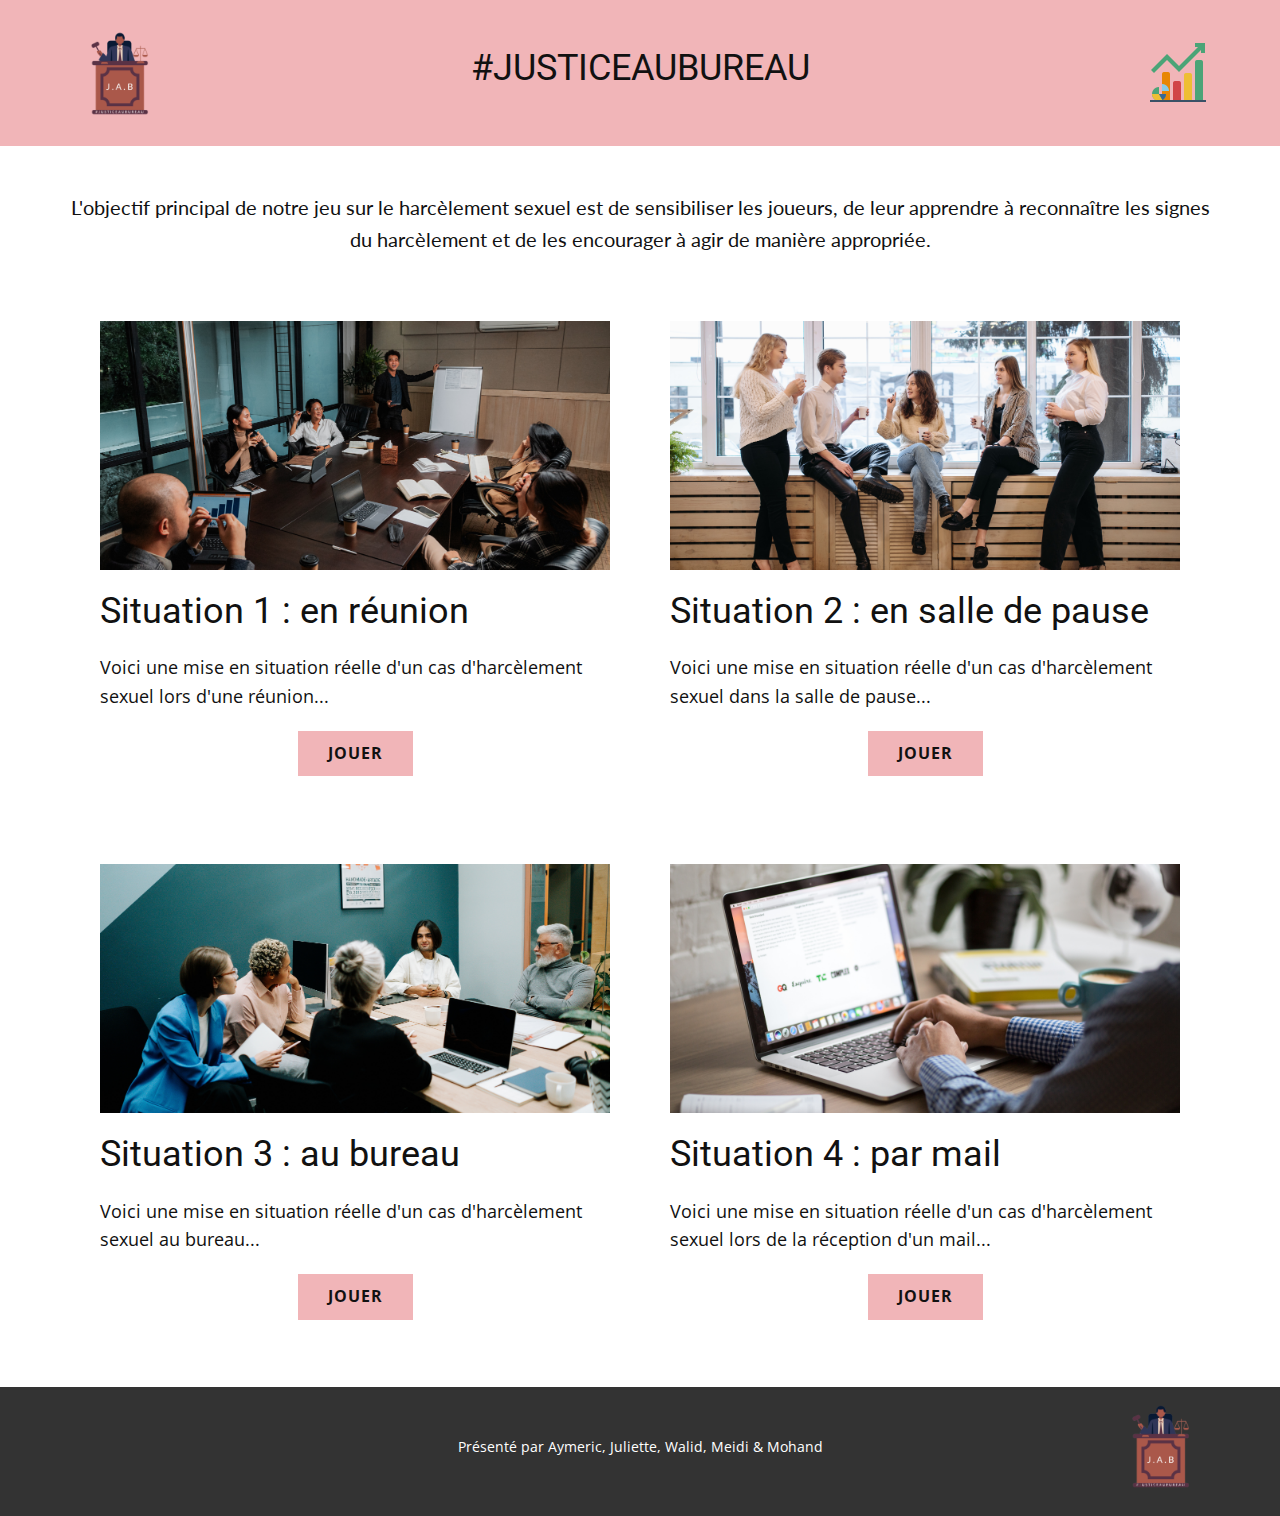
<file: Accueil.html>
<!DOCTYPE html>
<html style="font-size: 16px;" lang="fr"><head>
    <meta name="viewport" content="width=device-width, initial-scale=1.0">
    <meta charset="utf-8">
    <title>Accueil</title>
    <link rel="stylesheet" href="styles.css" media="screen">
    <link rel="stylesheet" href="Accueil.css" media="screen">
    <link rel="icon" href="images/logo.ico">
    <link id="u-theme-google-font" rel="stylesheet" href="https://fonts.googleapis.com/css?family=Roboto:100,100i,300,300i,400,400i,500,500i,700,700i,900,900i|Open+Sans:300,300i,400,400i,500,500i,600,600i,700,700i,800,800i">
    <link id="u-page-google-font" rel="stylesheet" href="https://fonts.googleapis.com/css?family=Lato:100,100i,300,300i,400,400i,700,700i,900,900i">  
    
  <body data-path-to-root="./" class="u-body u-xl-mode" data-lang="fr">
    <header class="u-clearfix u-header u-palette-2-light-2 u-header" id="sec-c173"><div class="u-clearfix u-sheet u-valign-middle u-sheet-1">
        <a href="dashboard.html">
            <img class="u-image u-image-contain u-image-default u-preserve-proportions" src="images/statistiques.png" alt="" data-image-width="500" data-image-height="500" style="position: absolute;top: 40px ; right: 0;">

        </a>
      <h3 class="u-headline u-text u-text-default u-text-1">
          <a>#JUSTICEAUBUREAU</a>
        </h3>
        <a href="Accueil.html">
          <img class="u-image u-image-contain u-image-default u-preserve-proportions u-image-1" src="images/logo.ico" alt="" data-image-width="500" data-image-height="500">
        </a>
        
      </div>
    </header>
    <section class="u-clearfix u-section-1" id="sec-3ba7">
      <div class="u-clearfix u-sheet u-valign-middle u-sheet-1">
        <p class="u-align-center u-custom-font u-font-lato u-text u-text-default u-text-1"> L'objectif principal de notre jeu sur le harcèlement sexuel est de sensibiliser les joueurs, de leur apprendre à reconnaître les signes du harcèlement et de les encourager à agir de manière appropriée.</p>
      </div>
    </section>
    <section class="u-clearfix u-section-2" id="sec-7c35">
      <div class="u-clearfix u-sheet u-sheet-1">
        <div class="u-expanded-width u-list u-list-1">
          <div class="u-repeater u-repeater-1">
            <div class="u-container-style u-list-item u-repeater-item">
              <div class="u-container-layout u-similar-container u-container-layout-1">
                <img alt="" class="u-expanded-width u-image u-image-default u-image-1" data-image-width="1280" data-image-height="720" src="images/1.png">
                <h3 class="u-text u-text-default u-text-1">Situation 1 : en réunion</h3>
                <p class="u-text u-text-2">Voici une mise en situation réelle d'un cas d'harcèlement sexuel lors d'une réunion...</p>
                <a href="Situation1.html" class="u-border-none u-btn u-button-style u-palette-2-light-2 u-btn-1">JOUER</a>
              </div>
            </div>
            <div class="u-container-style u-list-item u-repeater-item">
              <div class="u-container-layout u-similar-container u-container-layout-2">
                <img alt="" class="u-expanded-width u-image u-image-default u-image-2" data-image-width="1280" data-image-height="720" src="images/2.png">
                <h3 class="u-text u-text-default u-text-3">Situation 2 : en salle de pause</h3>
                <p class="u-text u-text-4"> Voici une mise en situation réelle d'un cas d'harcèlement sexuel dans la salle de pause...</p>
                <a href="Situation2.html" class="u-border-none u-btn u-button-style u-palette-2-light-2 u-btn-2">JOUER</a>
              </div>
            </div>
          </div>
        </div>
      </div>
    </section>
    <section class="u-clearfix u-section-3" id="carousel_9fd1">
      <div class="u-clearfix u-sheet u-valign-middle u-sheet-1">
        <div class="u-expanded-width u-list u-list-1">
          <div class="u-repeater u-repeater-1">
            <div class="u-container-style u-list-item u-repeater-item">
              <div class="u-container-layout u-similar-container u-container-layout-1">
                <img alt="" class="u-expanded-width u-image u-image-default u-image-1" data-image-width="1280" data-image-height="720" src="images/4.png">
                <h3 class="u-text u-text-default u-text-1">Situation 3 : au bureau</h3>
                <p class="u-text u-text-2"> Voici une mise en situation réelle d'un cas d'harcèlement sexuel au bureau...</p>
                <a href="Situation3.html" class="u-border-none u-btn u-button-style u-palette-2-light-2 u-btn-1">JOUER</a>
              </div>
            </div>
            <div class="u-container-style u-list-item u-repeater-item">
              <div class="u-container-layout u-similar-container u-container-layout-2">
                <img alt="" class="u-expanded-width u-image u-image-default u-image-2" data-image-width="1280" data-image-height="720" src="images/3.png">
                <h3 class="u-text u-text-default u-text-3">Situation 4 : par mail</h3>
                <p class="u-text u-text-4"> Voici une mise en situation réelle d'un cas d'harcèlement sexuel lors de la réception d'un mail...</p>
                <a href="Situation4.html" class="u-border-none u-btn u-button-style u-palette-2-light-2 u-btn-2">JOUER</a>
              </div>
            </div>
          </div>
        </div>
      </div>
    </section>
    
    <footer class="u-align-center u-clearfix u-footer u-grey-80 u-footer" id="sec-1141"><div class="u-clearfix u-sheet u-sheet-1">
        <p class="u-small-text u-text u-text-variant u-text-1">Présenté par Aymeric, Juliette, Walid, Meidi &amp; Mohand</p>
        <img class="u-image u-image-contain u-image-default u-preserve-proportions u-image-1" src="images/logo.ico" alt="" data-image-width="500" data-image-height="500">
      </div></footer>
  
</body></html>
</file>
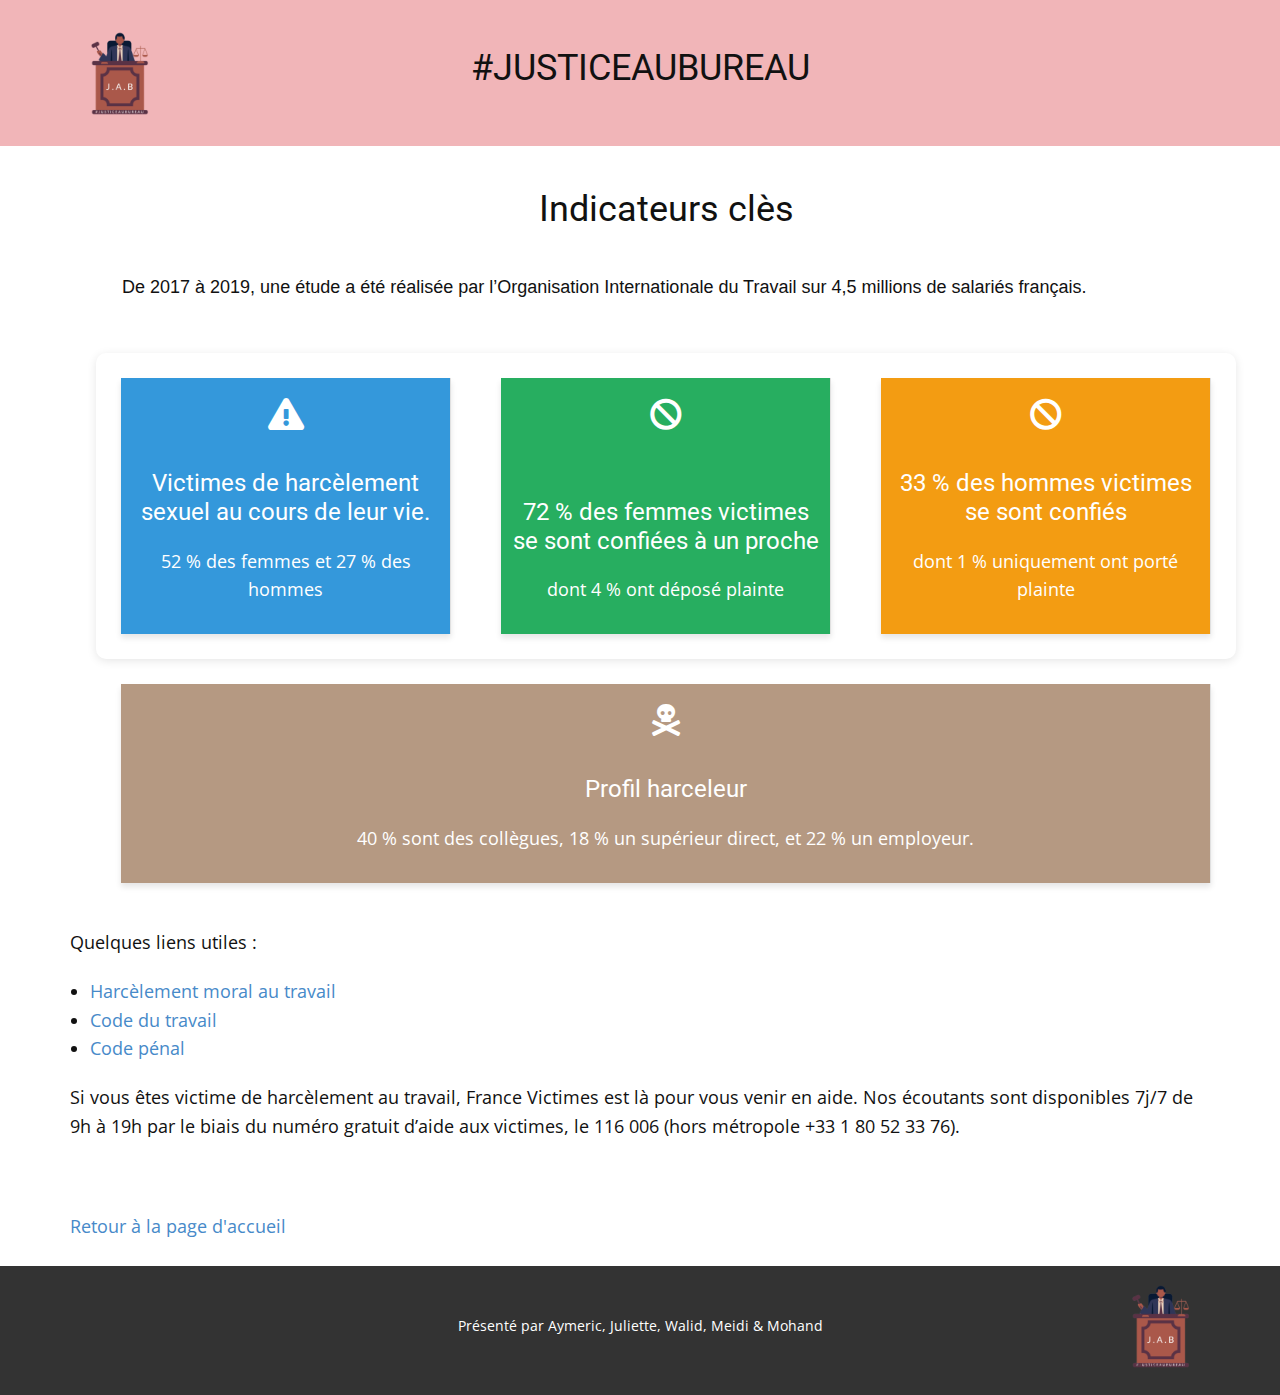
<file: dashboard.html>
<!DOCTYPE html>
<html style="font-size: 16px;" lang="fr"><head>
    <meta name="viewport" content="width=device-width, initial-scale=1.0">
    <meta charset="utf-8">
    <title>Situation 2</title>
    <link rel="stylesheet" href="styles.css" media="screen">
    <link rel="stylesheet" href="situations.css" media="screen">
    <link rel="icon" href="images/logo.ico">
    <link rel="stylesheet" href="https://cdnjs.cloudflare.com/ajax/libs/font-awesome/5.15.3/css/all.min.css">
    <link id="u-theme-google-font" rel="stylesheet" href="https://fonts.googleapis.com/css?family=Roboto:100,100i,300,300i,400,400i,500,500i,700,700i,900,900i|Open+Sans:300,300i,400,400i,500,500i,600,600i,700,700i,800,800i">

  <body data-path-to-root="./" class="u-body u-xl-mode" data-lang="fr"><header class="u-clearfix u-header u-palette-2-light-2 u-header" id="sec-c173"><div class="u-clearfix u-sheet u-valign-middle u-sheet-1">
        <h3 class="u-headline u-text u-text-default u-text-1">
          <a>#JUSTICEAUBUREAU</a>
        </h3>
        <a href="Accueil.html">
          <img class="u-image u-image-contain u-image-default u-preserve-proportions u-image-1" src="images/logo.ico" alt="" data-image-width="500" data-image-height="500">
        </a>

      </div>
    </header>
    
    <section class="u-align-left u-clearfix u-section-2" id="sec-eaa6">
      <div class="u-clearfix u-sheet u-sheet-1">
        <div class="fr-box fr-view u-clearfix u-rich-text u-text u-text-1" role="application">
          <div class="fr-wrapper" dir="auto">
            <div class="fr-element fr-view" dir="auto" aria-disabled="false" spellcheck="true">
                    <h1 style="text-align: center;">
                            <span style="font-size: 2.25rem;">Indicateurs clès</span>
                          </h1>
                          <br>
                <body>
                        <p class="u-align-center u-custom-font u-font-lato u-text u-text-default u-text-1">De 2017 à 2019, une étude a été réalisée par l’Organisation Internationale du Travail sur 4,5 millions de salariés français. </p>
                        <br>
                        <br>
                        <div class="dashboard">
                            <div class="indicator light-blue">
                                    <div class="icon">
                                            <i class="fas fa-exclamation-triangle"></i>
                                        </div>
                                <div class="data">
                                        <h4>Victimes de harcèlement sexuel au cours de leur vie. </h4>
                                        <p class="number">52 % des femmes et 27 % des hommes  </p>
                                </div>
                            </div>
                    
                            <div class="indicator light-green">
                                <div class="icon">
                                        <i class="fas fa-ban"></i>
                                </div>
                                <div class="data">
                                    <h4>72 % des femmes victimes se sont confiées à un proche</h4>
                                    <p class="number">dont 4 % ont déposé plainte</p>
                                </div>
                            </div>
                    
                            <div class="indicator light-orange">
                                <div class="icon">
                                        <i class="fas fa-ban"></i>
                                </div>
                                <div class="data">
                                    <h4>33 % des hommes victimes se sont confiés</h4>
                                    <p class="number">dont 1 % uniquement ont porté plainte</p>
                                </div>
                            </div>
                        </div>
                        <div class="indicator light-marron">
                                <div class="icon">
                                        <i class="fas fa-skull-crossbones"></i> <!-- Icône de panier d'achat -->
                                </div>
                                <div class="data">
                                    <h4>Profil harceleur</h4>
                                    <p class="number">40 % sont des collègues, 18 % un supérieur direct, et 22 % un employeur.</p>
                                </div>
                            </div>
                            
                    </body>
                
            </div>
          </div>
          <div class="fr-second-toolbar"></div>
        </div>
        
       
    </section>
    
    <div class="u-clearfix u-sheet u-sheet-1">
        <p>Quelques liens utiles :</p>
        <ul>
            <li><a href="https://www.service-public.fr/particuliers/vosdroits/F2354">Harcèlement moral au travail</a></li>
            <li><a href="https://www.legifrance.gouv.fr/codes/id/LEGISCTA000006177846">Code du travail</a></li>
            <li><a href="https://www.legifrance.gouv.fr/codes/article_lc/LEGIARTI000037289662">Code pénal</a></li>
        </ul>
        <p>Si vous êtes victime de harcèlement au travail, France Victimes est là pour vous venir en aide. Nos écoutants sont disponibles 7j/7 de 9h à 19h par le biais du numéro gratuit d’aide aux victimes, le 116 006 (hors métropole +33 1 80 52 33 76).</p>
    </div>

    <br>
    <br>

    <!-- Bouton de retour à la page d'accueil -->
    <div class="u-clearfix u-sheet u-sheet-1">
        <a href="Accueil.html">Retour à la page d'accueil</a>
    </div>

    <br>
    
    
    
    <footer class="u-align-center u-clearfix u-footer u-grey-80 u-footer" id="sec-1141"><div class="u-clearfix u-sheet u-sheet-1">
        <p class="u-small-text u-text u-text-variant u-text-1">Présenté par Aymeric, Juliette, Walid, Meidi &amp; Mohand</p>
        <img class="u-image u-image-contain u-image-default u-preserve-proportions u-image-1" src="images/logo.ico" alt="" data-image-width="500" data-image-height="500">
      </div></footer>
  
</body></html>
</file>
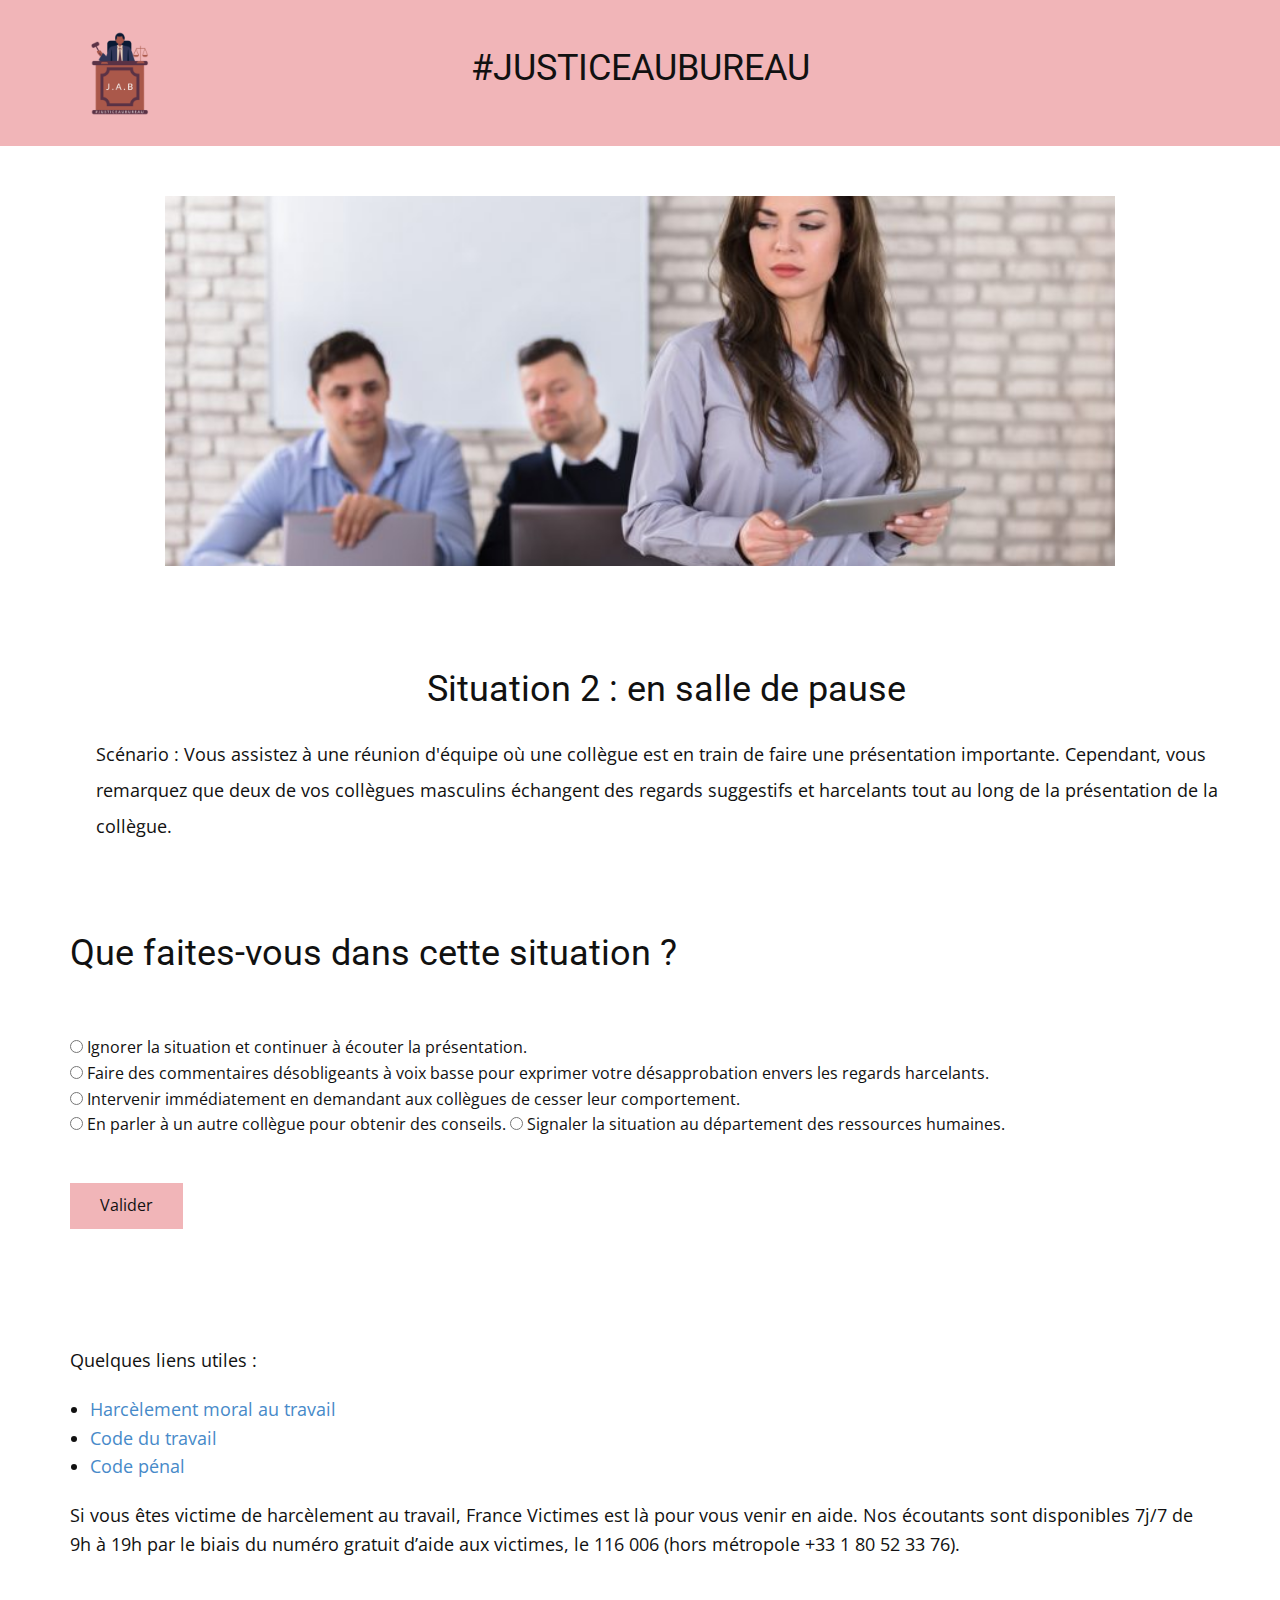
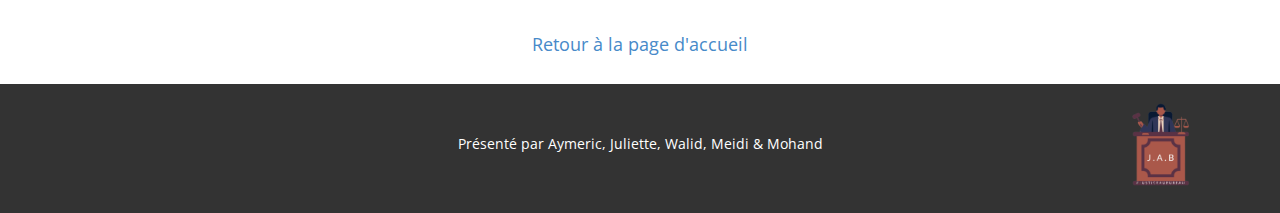
<file: Situation1.1.html>
<!DOCTYPE html>
<html style="font-size: 16px;" lang="fr"><head>
    <meta name="viewport" content="width=device-width, initial-scale=1.0">
    <meta charset="utf-8">
    <title>Situation 2</title>
    <link rel="stylesheet" href="styles.css" media="screen">
    <link rel="stylesheet" href="situations.css" media="screen">
    <link rel="icon" href="images/logo.ico">
    <link id="u-theme-google-font" rel="stylesheet" href="https://fonts.googleapis.com/css?family=Roboto:100,100i,300,300i,400,400i,500,500i,700,700i,900,900i|Open+Sans:300,300i,400,400i,500,500i,600,600i,700,700i,800,800i">

  <body data-path-to-root="./" class="u-body u-xl-mode" data-lang="fr"><header class="u-clearfix u-header u-palette-2-light-2 u-header" id="sec-c173"><div class="u-clearfix u-sheet u-valign-middle u-sheet-1">
        <h3 class="u-headline u-text u-text-default u-text-1">
          <a>#JUSTICEAUBUREAU</a>
        </h3>
        <a href="Accueil.html">
          <img class="u-image u-image-contain u-image-default u-preserve-proportions u-image-1" src="images/logo.ico" alt="" data-image-width="500" data-image-height="500">
        </a>
      </div>
    </header>
    <section class="u-clearfix u-container-align-center u-section-1" id="sec-3100">
      <div class="u-clearfix u-sheet u-sheet-1">
        <img class="u-image u-image-default u-image-1" src="images/9.jpg" alt="" data-image-width="1000" data-image-height="412">
      </div>
    </section>
    <section class="u-align-left u-clearfix u-section-2" id="sec-eaa6">
      <div class="u-clearfix u-sheet u-sheet-1">
        <div class="fr-box fr-view u-clearfix u-rich-text u-text u-text-1" role="application">
          <div class="fr-wrapper" dir="auto">
            <div class="fr-element fr-view" dir="auto" aria-disabled="false" spellcheck="true">
              <h1 style="text-align: center;">
                <span style="font-size: 2.25rem;">Situation 2 : en salle de pause</span>
              </h1>
              <p style="text-align: left;">
                <span style="line-height: 2.0;">Scénario : Vous assistez à une réunion d'équipe où une collègue est en train de faire une présentation importante. Cependant, vous remarquez que deux de vos collègues masculins échangent des regards suggestifs et harcelants tout au long de la présentation de la collègue.</span>
              </p>
            </div>
          </div>
          <div class="fr-second-toolbar"></div>
        </div>
        <h3 class="u-subtitle u-text u-text-2">Que faites-vous dans cette situation ?</h3>
        <form id="maForme">
            <label>
                <input type="radio" name="action" value="1"> Ignorer la situation et continuer à écouter la présentation.
            </label>
            <br>
            <label>
                <input type="radio" name="action" value="2"> Faire des commentaires désobligeants à voix basse pour exprimer votre désapprobation envers les regards harcelants.
            </label>
            <br>
            <label>
                <input type="radio" name="action" value="3"> Intervenir immédiatement en demandant aux collègues de cesser leur comportement.
            </label>
            <br>
            <label>
                <input type="radio" name="action" value="4"> En parler à un autre collègue pour obtenir des conseils.
            </label>
            <label>
              <input type="radio" name="action" value="5"> Signaler la situation au département des ressources humaines.
            </label>
            <br>
            <br>
            <input type="button" value="Valider" class="u-border-none u-btn u-button-style u-palette-2-light-2 u-btn-1" onclick="afficherReponse()">
        </form>

        <div id="reponse">
            <!-- La réponse sera affichée ici -->
        </div>
      </div>
    </section>

    <div class="u-clearfix u-sheet u-sheet-1">
        <p>Quelques liens utiles :</p>
        <ul>
            <li><a href="https://www.service-public.fr/particuliers/vosdroits/F2354">Harcèlement moral au travail</a></li>
            <li><a href="https://www.legifrance.gouv.fr/codes/id/LEGISCTA000006177846">Code du travail</a></li>
            <li><a href="https://www.legifrance.gouv.fr/codes/article_lc/LEGIARTI000037289662">Code pénal</a></li>
        </ul>
        <p>Si vous êtes victime de harcèlement au travail, France Victimes est là pour vous venir en aide. Nos écoutants sont disponibles 7j/7 de 9h à 19h par le biais du numéro gratuit d’aide aux victimes, le 116 006 (hors métropole +33 1 80 52 33 76).</p>
    </div>

    <br>
    <br>

    <!-- Bouton de retour à la page d'accueil -->
    <div class="u-clearfix u-sheet u-sheet-1" align="center">
        <a href="Accueil.html">Retour à la page d'accueil</a>
    </div>

    <br>

    <script>
        function afficherReponse() {
            var reponseDiv = document.getElementById("reponse");
            var selectedOption = document.querySelector('input[name="action"]:checked');

            if (!selectedOption) {
                reponseDiv.innerHTML = "Vous n'avez rien sélectionné.";
            } else {
                var action = selectedOption.value;
                switch (action) {
                    case "1":
                        reponseDiv.innerHTML = "<br>\Il est important de créer un environnement de travail respectueux. Ignorer la situation peut permettre au harcèlement de continuer. Il est recommandé d'intervenir pour soutenir un environnement de travail positif.\"";
                        reponseDiv.style.color = "red";

                        break;
                    case "2":
                        reponseDiv.innerHTML = "<br>\Exprimer votre désapprobation est compréhensible, mais cela peut ne pas résoudre le problème de manière appropriée. Plutôt que des commentaires désobligeants, envisagez de parler directement aux collègues pour leur demander d'arrêter.\"";
                        reponseDiv.style.color = "orange";

                        break;
                    case "3":
                        
                        reponseDiv.innerHTML = "<br>\Intervenir pour mettre fin au harcèlement est une action importante. Cela montre votre soutien envers un environnement de travail respectueux. Continuez à intervenir si le comportement persiste.\"";
                        reponseDiv.style.color = "green";
                        break;
                    case "4":
                        reponseDiv.innerHTML = "<br>\Obtenir des conseils peut être utile, mais n'oubliez pas qu'il est également important d'agir directement pour mettre fin au harcèlement. Vous pouvez parler aux collègues harceleurs ou signaler la situation au département des ressources humaines pour obtenir de l'aide.\"";
                        reponseDiv.style.color = "orange";

                        break;
                    case "5":
                        reponseDiv.innerHTML = "<br>\Votre décision de signaler la situation au département des ressources humaines est la marche à suivre appropriée. Cela permettra à l'entreprise de prendre des mesures pour mettre fin au harcèlement et de préserver un environnement de travail respectueux pour tous les employés. Merci d'avoir pris cette action.\"";
                        reponseDiv.style.color = "green";
                        break;
                }
            }
        }
    </script>

    <footer class="u-align-center u-clearfix u-footer u-grey-80 u-footer" id="sec-1141"><div class="u-clearfix u-sheet u-sheet-1">
        <p class="u-small-text u-text u-text-variant u-text-1">Présenté par Aymeric, Juliette, Walid, Meidi &amp; Mohand</p>
        <img class="u-image u-image-contain u-image-default u-preserve-proportions u-image-1" src="images/logo.ico" alt="" data-image-width="500" data-image-height="500">
      </div></footer>

</body></html>
</file>
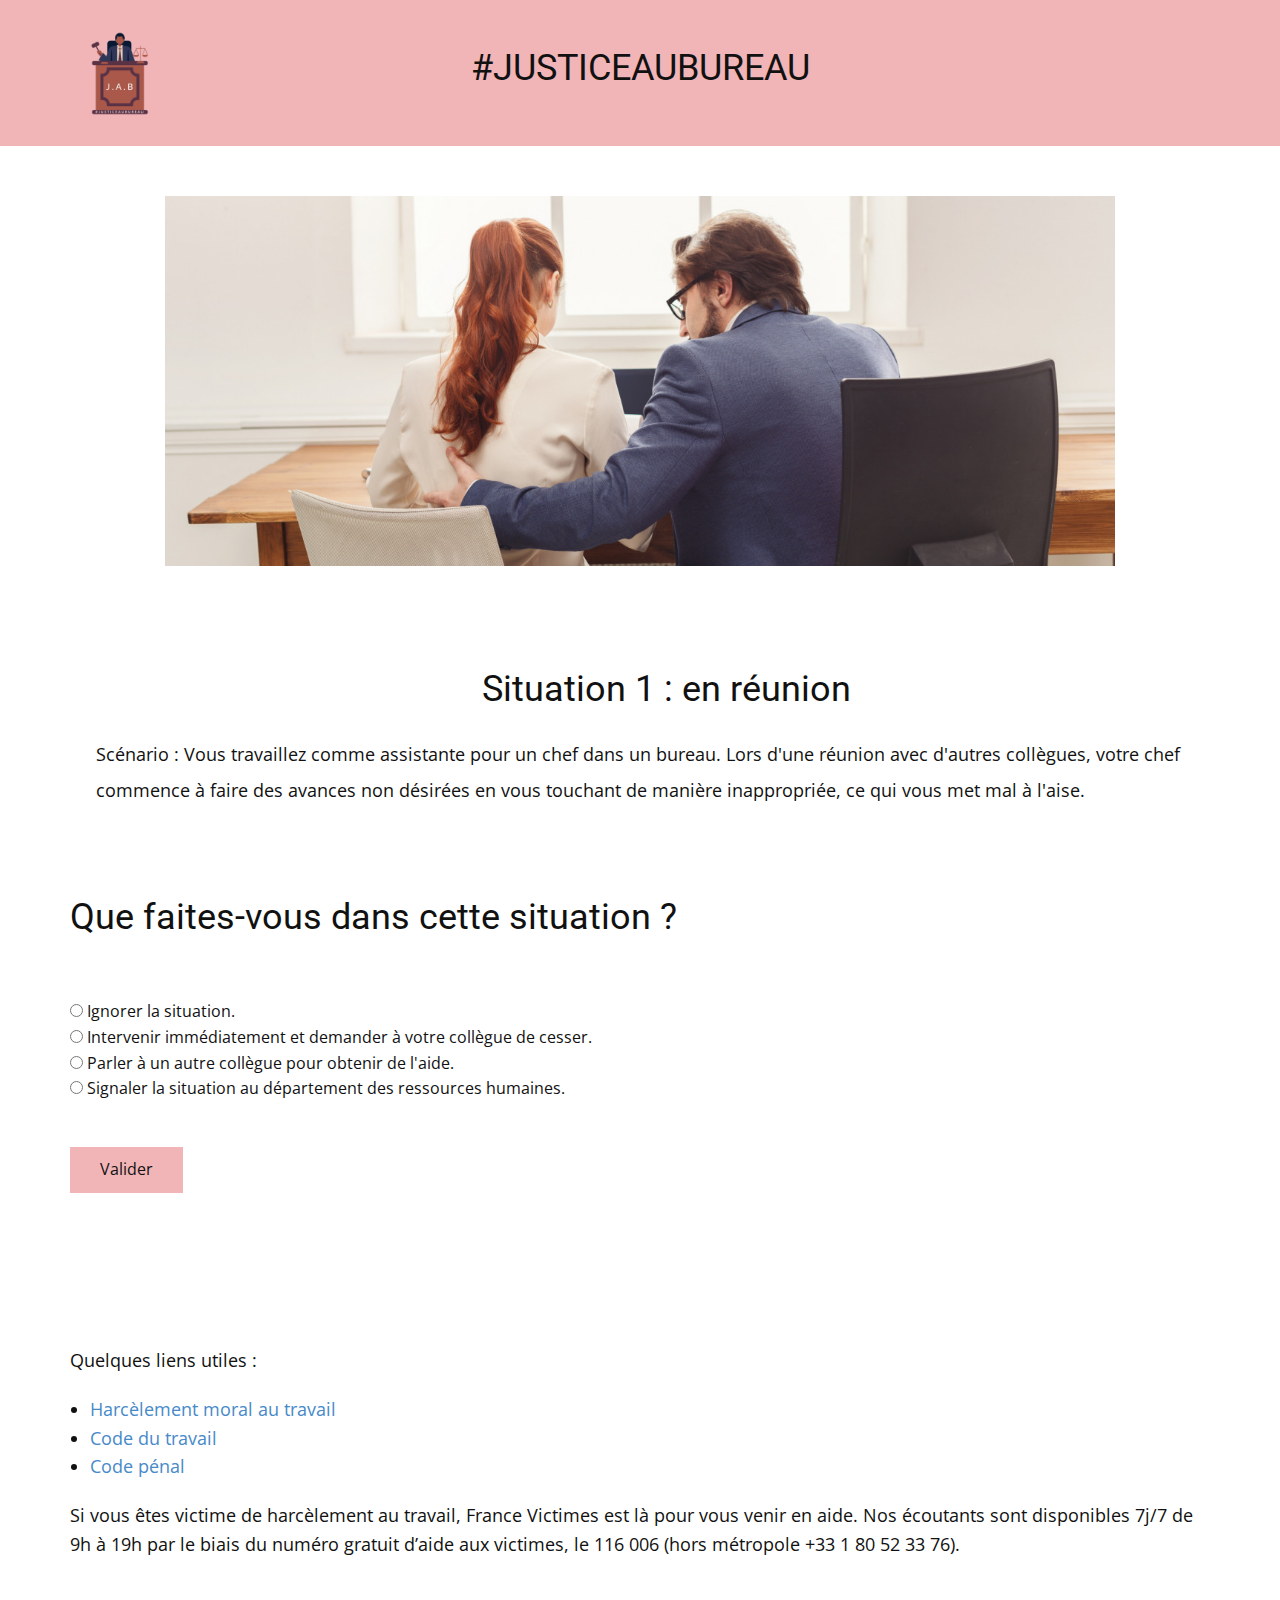
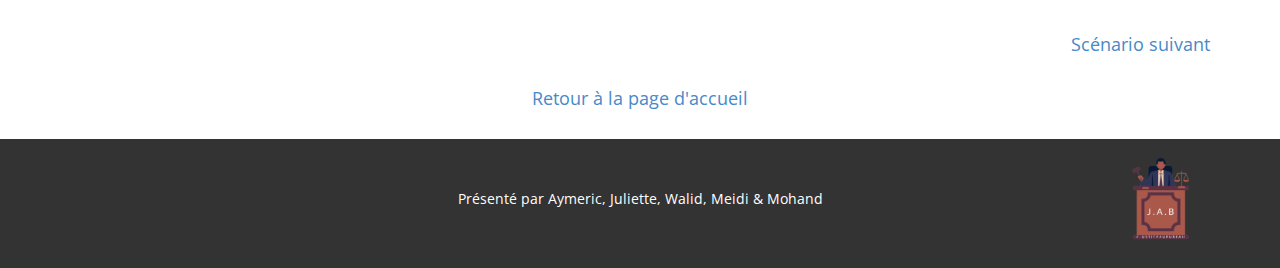
<file: Situation1.html>
<!DOCTYPE html>
<html style="font-size: 16px;" lang="fr"><head>
    <meta name="viewport" content="width=device-width, initial-scale=1.0">
    <meta charset="utf-8">
    <title>Situation 1</title>
    <link rel="stylesheet" href="styles.css" media="screen">
    <link rel="stylesheet" href="situations.css" media="screen">
    <link rel="icon" href="images/logo.ico">
    <link id="u-theme-google-font" rel="stylesheet" href="https://fonts.googleapis.com/css?family=Roboto:100,100i,300,300i,400,400i,500,500i,700,700i,900,900i|Open+Sans:300,300i,400,400i,500,500i,600,600i,700,700i,800,800i">

  <body data-path-to-root="./" class="u-body u-xl-mode" data-lang="fr">
    <header class="u-clearfix u-header u-palette-2-light-2 u-header" id="sec-c173"><div class="u-clearfix u-sheet u-valign-middle u-sheet-1">
        <h3 class="u-headline u-text u-text-default u-text-1">
          <a>#JUSTICEAUBUREAU</a>
        </h3>
        <a href="Accueil.html">
            <img class="u-image u-image-contain u-image-default u-preserve-proportions u-image-1" src="images/logo.ico" alt="" data-image-width="500" data-image-height="500">
        </a>
      </div>
    </header>
    <section class="u-clearfix u-container-align-center u-section-1" id="sec-3100">
      <div class="u-clearfix u-sheet u-sheet-1">
        <img class="u-image u-image-default u-image-1" src="images/6.jpg" alt="" data-image-width="1000" data-image-height="412">
      </div>
    </section>
    <section class="u-align-left u-clearfix u-section-2" id="sec-eaa6">
      <div class="u-clearfix u-sheet u-sheet-1">
        <div class="fr-box fr-view u-clearfix u-rich-text u-text u-text-1" role="application">
          <div class="fr-wrapper" dir="auto">
            <div class="fr-element fr-view" dir="auto" aria-disabled="false" spellcheck="true">
              <h1 style="text-align: center;">
                <span style="font-size: 2.25rem;">Situation 1 : en réunion</span>
              </h1>
              <p style="text-align: left;">
                <span style="line-height: 2.0;">Scénario :  Vous travaillez comme assistante pour un chef dans un bureau. Lors d'une réunion avec d'autres collègues, votre chef commence à faire des avances non désirées en vous touchant de manière inappropriée, ce qui vous met mal à l'aise.</span>
              </p>
            </div>
          </div>
          <div class="fr-second-toolbar"></div>
        </div>
        <h3 class="u-subtitle u-text u-text-2">Que faites-vous dans cette situation ?</h3>
        <form id="maForme">
            <label>
                <input type="radio" name="action" value="1"> Ignorer la situation.
            </label>
            <br>
            <label>
                <input type="radio" name="action" value="2"> Intervenir immédiatement et demander à votre collègue de cesser.
            </label>
            <br>
            <label>
                <input type="radio" name="action" value="3"> Parler à un autre collègue pour obtenir de l'aide.
            </label>
            <br>
            <label>
                <input type="radio" name="action" value="4"> Signaler la situation au département des ressources humaines.
            </label>
            <br>
            <br>
            <input type="button" value="Valider" class="u-border-none u-btn u-button-style u-palette-2-light-2 u-btn-1" onclick="afficherReponse()">
        </form>

        <div id="reponse">
            <!-- La réponse sera affichée ici -->
        </div>
      </div>
    </section>

    <div class="u-clearfix u-sheet u-sheet-1">
        <p>Quelques liens utiles :</p>
        <ul>
            <li><a href="https://www.service-public.fr/particuliers/vosdroits/F2354">Harcèlement moral au travail</a></li>
            <li><a href="https://www.legifrance.gouv.fr/codes/id/LEGISCTA000006177846">Code du travail</a></li>
            <li><a href="https://www.legifrance.gouv.fr/codes/article_lc/LEGIARTI000037289662">Code pénal</a></li>
        </ul>
        <p>Si vous êtes victime de harcèlement au travail, France Victimes est là pour vous venir en aide. Nos écoutants sont disponibles 7j/7 de 9h à 19h par le biais du numéro gratuit d’aide aux victimes, le 116 006 (hors métropole +33 1 80 52 33 76).</p>
    </div>

    <br>
    <br>

    <!-- Bouton de retour à la page d'accueil -->
    <div class="u-clearfix u-sheet u-sheet-1" align="right">
        <a href="Situation1.1.html">Scénario suivant</a>
    </div>
    <br>

    <!-- Bouton de retour à la page d'accueil -->
    <div class="u-clearfix u-sheet u-sheet-1" align="center">
        <a href="Accueil.html">Retour à la page d'accueil</a>
    </div>

    <br>

    <script>
        function afficherReponse() {
            var reponseDiv = document.getElementById("reponse");
            var selectedOption = document.querySelector('input[name="action"]:checked');

            if (!selectedOption) {
                reponseDiv.innerHTML = "Vous n'avez rien sélectionné.";
            } else {
                var action = selectedOption.value;
                switch (action) {
                    case "1":
                        reponseDiv.innerHTML = "<br>\Ignorer la situation peut être tentant, mais il est essentiel de traiter le harcèlement sexuel sérieusement. Ignorer cela pourrait permettre au comportement de continuer. Je vous encourage à envisager de signaler la situation pour garantir un environnement de travail sûr.\"";
                        reponseDiv.style.color = "red";
                        break;
                    case "2":
                        reponseDiv.innerHTML = "<br>\Votre réponse est appropriée. Demander à votre chef de cesser immédiatement est une action importante pour mettre fin au harcèlement. Si cela ne résout pas le problème, envisagez de signaler la situation au département des ressources humaines.\"";
                        reponseDiv.style.color = "green";
                        break;
                    case "3":
                        reponseDiv.innerHTML = "<br>\Parler à un collègue pour obtenir de l'aide émotionnelle peut être utile, mais il est tout aussi important de signaler la situation au département des ressources humaines pour résoudre le problème de manière appropriée.\"";
                        reponseDiv.style.color = "orange";
                        break;
                    case "4":
                        reponseDiv.innerHTML = "<br>\Votre réponse est la plus appropriée. Signaler la situation au département des ressources humaines est essentiel pour mettre fin au harcèlement sexuel au travail. Cela permettra de protéger vos droits et d'assurer un environnement de travail sûr pour tous les employés.\"";
                        reponseDiv.style.color = "green";

                        break;
                }
            }
        }
    </script>

    <footer class="u-align-center u-clearfix u-footer u-grey-80 u-footer" id="sec-1141">
        <div class="u-clearfix u-sheet u-sheet-1">
            <p class="u-small-text u-text u-text-variant u-text-1">Présenté par Aymeric, Juliette, Walid, Meidi &amp; Mohand</p>
            <img class="u-image u-image-contain u-image-default u-preserve-proportions u-image-1" src="images/logo.ico" alt="" data-image-width="500" data-image-height="500">
        </div>
    </footer>

</body></html>
</file>
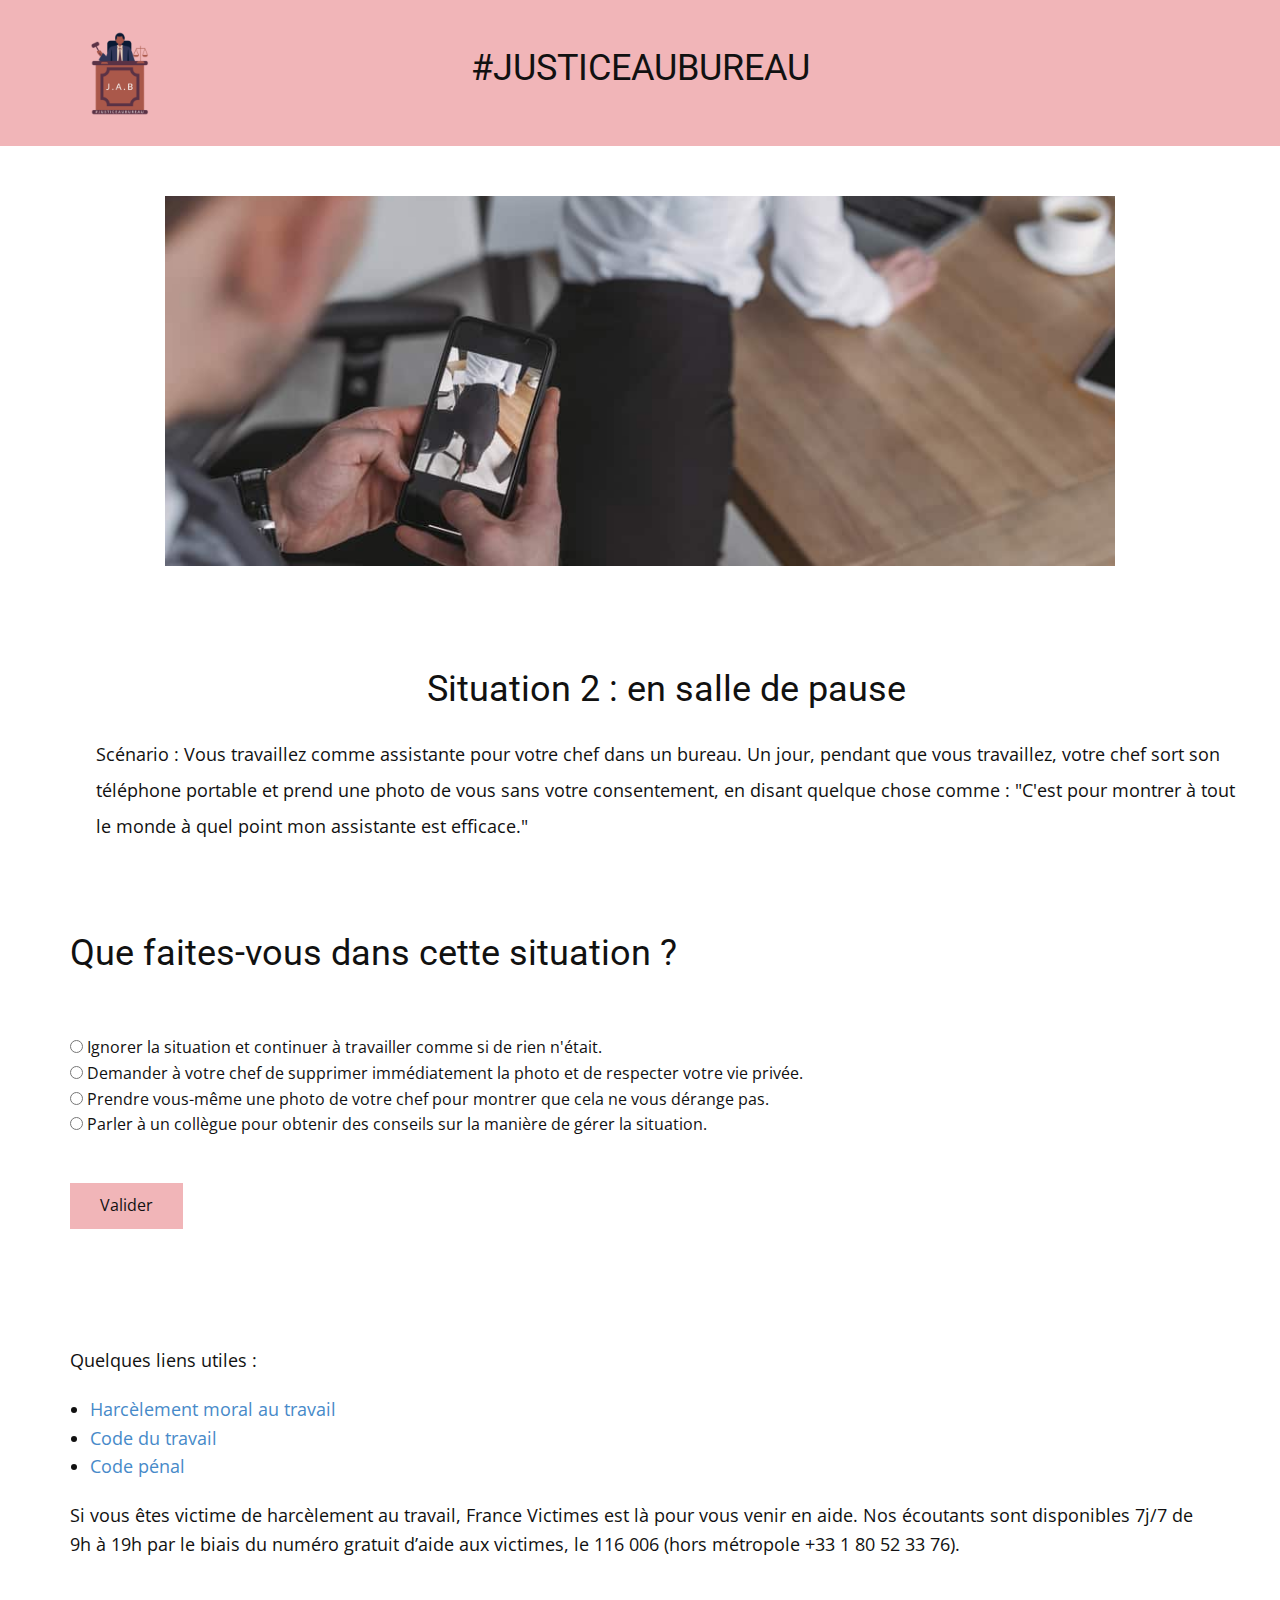
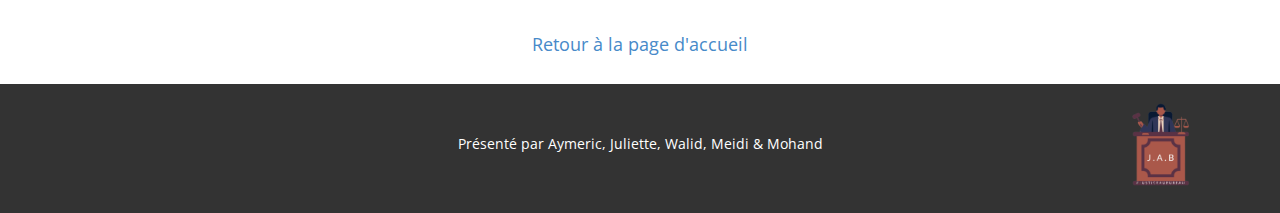
<file: Situation2.1.html>
<!DOCTYPE html>
<html style="font-size: 16px;" lang="fr"><head>
    <meta name="viewport" content="width=device-width, initial-scale=1.0">
    <meta charset="utf-8">
    <title>Situation 2</title>
    <link rel="stylesheet" href="styles.css" media="screen">
    <link rel="stylesheet" href="situations.css" media="screen">
    <link rel="icon" href="images/logo.ico">
    <link id="u-theme-google-font" rel="stylesheet" href="https://fonts.googleapis.com/css?family=Roboto:100,100i,300,300i,400,400i,500,500i,700,700i,900,900i|Open+Sans:300,300i,400,400i,500,500i,600,600i,700,700i,800,800i">

  <body data-path-to-root="./" class="u-body u-xl-mode" data-lang="fr"><header class="u-clearfix u-header u-palette-2-light-2 u-header" id="sec-c173"><div class="u-clearfix u-sheet u-valign-middle u-sheet-1">
        <h3 class="u-headline u-text u-text-default u-text-1">
          <a>#JUSTICEAUBUREAU</a>
        </h3>
        <a href="Accueil.html">
            <img class="u-image u-image-contain u-image-default u-preserve-proportions u-image-1" src="images/logo.ico" alt="" data-image-width="500" data-image-height="500">
        </a>
      </div>
    </header>
    <section class="u-clearfix u-container-align-center u-section-1" id="sec-3100">
      <div class="u-clearfix u-sheet u-sheet-1">
        <img class="u-image u-image-default u-image-1" src="images/10.png" alt="" data-image-width="1000" data-image-height="412">
      </div>
    </section>
    <section class="u-align-left u-clearfix u-section-2" id="sec-eaa6">
      <div class="u-clearfix u-sheet u-sheet-1">
        <div class="fr-box fr-view u-clearfix u-rich-text u-text u-text-1" role="application">
          <div class="fr-wrapper" dir="auto">
            <div class="fr-element fr-view" dir="auto" aria-disabled="false" spellcheck="true">
              <h1 style="text-align: center;">
                <span style="font-size: 2.25rem;">Situation 2 : en salle de pause</span>
              </h1>
              <p style="text-align: left;">
                <span style="line-height: 2.0;">Scénario : Vous travaillez comme assistante pour votre chef dans un bureau. Un jour, pendant que vous travaillez, votre chef sort son téléphone portable et prend une photo de vous sans votre consentement, en disant quelque chose comme : "C'est pour montrer à tout le monde à quel point mon assistante est efficace."</span>
              </p>
            </div>
          </div>
          <div class="fr-second-toolbar"></div>
        </div>
        <h3 class="u-subtitle u-text u-text-2">Que faites-vous dans cette situation ?</h3>
        <form id="maForme">
            <label>
                <input type="radio" name="action" value="1"> Ignorer la situation et continuer à travailler comme si de rien n'était.
            </label>
            <br>
            <label>
                <input type="radio" name="action" value="2"> Demander à votre chef de supprimer immédiatement la photo et de respecter votre vie privée.
            </label>
            <br>
            <label>
                <input type="radio" name="action" value="3"> Prendre vous-même une photo de votre chef pour montrer que cela ne vous dérange pas.
            </label>
            <br>
            <label>
                <input type="radio" name="action" value="4"> Parler à un collègue pour obtenir des conseils sur la manière de gérer la situation.
            </label>
            <br>
            <br>
            <input type="button" value="Valider" class="u-border-none u-btn u-button-style u-palette-2-light-2 u-btn-1" onclick="afficherReponse()">
        </form>

        <div id="reponse">
            <!-- La réponse sera affichée ici -->
        </div>
      </div>
    </section>

    <div class="u-clearfix u-sheet u-sheet-1">
        <p>Quelques liens utiles :</p>
        <ul>
            <li><a href="https://www.service-public.fr/particuliers/vosdroits/F2354">Harcèlement moral au travail</a></li>
            <li><a href="https://www.legifrance.gouv.fr/codes/id/LEGISCTA000006177846">Code du travail</a></li>
            <li><a href="https://www.legifrance.gouv.fr/codes/article_lc/LEGIARTI000037289662">Code pénal</a></li>
        </ul>
        <p>Si vous êtes victime de harcèlement au travail, France Victimes est là pour vous venir en aide. Nos écoutants sont disponibles 7j/7 de 9h à 19h par le biais du numéro gratuit d’aide aux victimes, le 116 006 (hors métropole +33 1 80 52 33 76).</p>
    </div>

    <br>
    <br>

    <!-- Bouton de retour à la page d'accueil -->
    <div class="u-clearfix u-sheet u-sheet-1" align="center">
        <a href="Accueil.html">Retour à la page d'accueil</a>
    </div>

    <br>

    <script>
        function afficherReponse() {
            var reponseDiv = document.getElementById("reponse");
            var selectedOption = document.querySelector('input[name="action"]:checked');

            if (!selectedOption) {
                reponseDiv.innerHTML = "Vous n'avez rien sélectionné.";
            } else {
                var action = selectedOption.value;
                switch (action) {
                    case "1":
                        reponseDiv.innerHTML = "<br>\Ignorer la situation pourrait signifier que le comportement de votre chef se poursuit. Il est important de faire respecter votre vie privée au travail. Considérez d'autres options pour gérer cette situation.\"";
                        reponseDiv.style.color = "orange";
                        break;
                    case "2":
                        reponseDiv.innerHTML = "<br>\C'est une réponse appropriée. Vous avez le droit de demander le respect de votre vie privée au travail. Si votre chef ne coopère pas, envisagez de signaler la situation aux ressources humaines.\"";
                        reponseDiv.style.color = "green";
                        break;
                    case "3":
                        reponseDiv.innerHTML = "<br>\Cela pourrait ne pas être la meilleure approche, car cela peut être interprété différemment. Il est recommandé de discuter directement avec votre chef pour lui faire part de votre préoccupation quant à la prise de photos non autorisées.\"";
                        reponseDiv.style.color = "red";
                        break;
                    case "4":
                        reponseDiv.innerHTML = "<br>\Parler à un collègue peut vous fournir des conseils utiles, mais il est également important de communiquer directement avec votre chef pour résoudre le problème à la source. Si le problème persiste, envisagez de signaler la situation aux ressources humaines.\"";
                        reponseDiv.style.color = "orange";
                        break;
                }
            }
        }
    </script>

    <footer class="u-align-center u-clearfix u-footer u-grey-80 u-footer" id="sec-1141"><div class="u-clearfix u-sheet u-sheet-1">
        <p class="u-small-text u-text u-text-variant u-text-1">Présenté par Aymeric, Juliette, Walid, Meidi &amp; Mohand</p>
        <img class="u-image u-image-contain u-image-default u-preserve-proportions u-image-1" src="images/logo.ico" alt="" data-image-width="500" data-image-height="500">
      </div></footer>

</body></html>
</file>
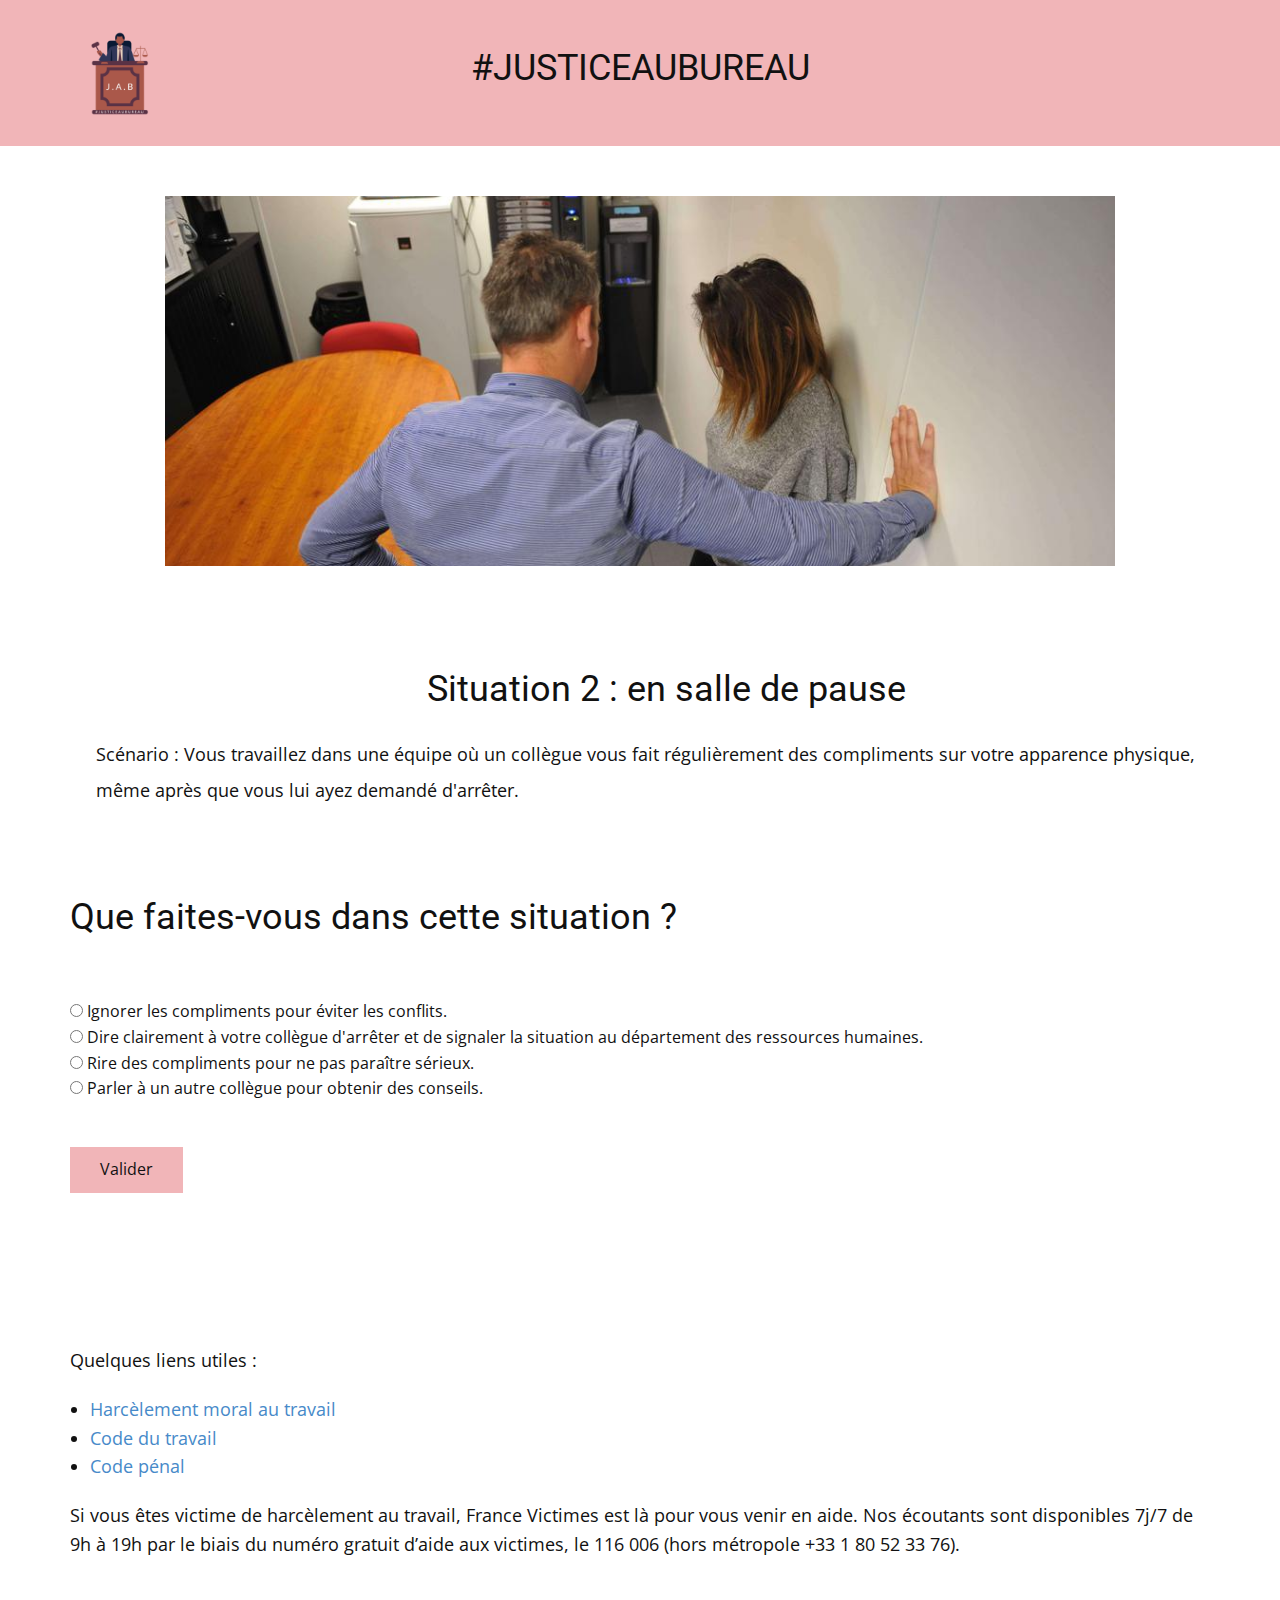
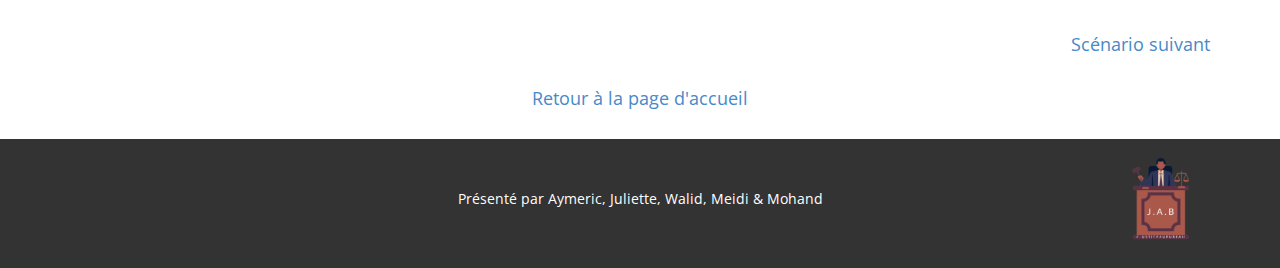
<file: Situation2.html>
<!DOCTYPE html>
<html style="font-size: 16px;" lang="fr"><head>
    <meta name="viewport" content="width=device-width, initial-scale=1.0">
    <meta charset="utf-8">
    <title>Situation 2</title>
    <link rel="stylesheet" href="styles.css" media="screen">
    <link rel="stylesheet" href="situations.css" media="screen">
    <link rel="icon" href="images/logo.ico">
    <link id="u-theme-google-font" rel="stylesheet" href="https://fonts.googleapis.com/css?family=Roboto:100,100i,300,300i,400,400i,500,500i,700,700i,900,900i|Open+Sans:300,300i,400,400i,500,500i,600,600i,700,700i,800,800i">

  <body data-path-to-root="./" class="u-body u-xl-mode" data-lang="fr"><header class="u-clearfix u-header u-palette-2-light-2 u-header" id="sec-c173"><div class="u-clearfix u-sheet u-valign-middle u-sheet-1">
        <h3 class="u-headline u-text u-text-default u-text-1">
          <a>#JUSTICEAUBUREAU</a>
        </h3>
        <a href="Accueil.html">
            <img class="u-image u-image-contain u-image-default u-preserve-proportions u-image-1" src="images/logo.ico" alt="" data-image-width="500" data-image-height="500">
        </a>
      </div>
    </header>
    <section class="u-clearfix u-container-align-center u-section-1" id="sec-3100">
      <div class="u-clearfix u-sheet u-sheet-1">
        <img class="u-image u-image-default u-image-1" src="images/7.jpg" alt="" data-image-width="1000" data-image-height="412">
      </div>
    </section>
    <section class="u-align-left u-clearfix u-section-2" id="sec-eaa6">
      <div class="u-clearfix u-sheet u-sheet-1">
        <div class="fr-box fr-view u-clearfix u-rich-text u-text u-text-1" role="application">
          <div class="fr-wrapper" dir="auto">
            <div class="fr-element fr-view" dir="auto" aria-disabled="false" spellcheck="true">
              <h1 style="text-align: center;">
                <span style="font-size: 2.25rem;">Situation 2 : en salle de pause</span>
              </h1>
              <p style="text-align: left;">
                <span style="line-height: 2.0;">Scénario : Vous travaillez dans une équipe où un collègue vous fait régulièrement des compliments sur votre apparence physique, même après que vous lui ayez demandé d'arrêter.</span>
              </p>
            </div>
          </div>
          <div class="fr-second-toolbar"></div>
        </div>
        <h3 class="u-subtitle u-text u-text-2">Que faites-vous dans cette situation ?</h3>
        <form id="maForme">
            <label>
                <input type="radio" name="action" value="1"> Ignorer les compliments pour éviter les conflits.
            </label>
            <br>
            <label>
                <input type="radio" name="action" value="2"> Dire clairement à votre collègue d'arrêter  et de signaler la situation au département des ressources humaines.
            </label>
            <br>
            <label>
                <input type="radio" name="action" value="3"> Rire des compliments pour ne pas paraître sérieux.
            </label>
            <br>
            <label>
                <input type="radio" name="action" value="4"> Parler à un autre collègue pour obtenir des conseils.

            </label>
            <br>
            <br>
            <input type="button" value="Valider" class="u-border-none u-btn u-button-style u-palette-2-light-2 u-btn-1" onclick="afficherReponse()">
        </form>

        <div id="reponse">
            <!-- La réponse sera affichée ici -->
        </div>
      </div>
    </section>

    <div class="u-clearfix u-sheet u-sheet-1">
        <p>Quelques liens utiles :</p>
        <ul>
            <li><a href="https://www.service-public.fr/particuliers/vosdroits/F2354">Harcèlement moral au travail</a></li>
            <li><a href="https://www.legifrance.gouv.fr/codes/id/LEGISCTA000006177846">Code du travail</a></li>
            <li><a href="https://www.legifrance.gouv.fr/codes/article_lc/LEGIARTI000037289662">Code pénal</a></li>
        </ul>
        <p>Si vous êtes victime de harcèlement au travail, France Victimes est là pour vous venir en aide. Nos écoutants sont disponibles 7j/7 de 9h à 19h par le biais du numéro gratuit d’aide aux victimes, le 116 006 (hors métropole +33 1 80 52 33 76).</p>
    </div>

    <br>
    <br>

    <!-- Bouton de retour à la page d'accueil -->
    <div class="u-clearfix u-sheet u-sheet-1" align="right">
        <a href="Situation2.1.html">Scénario suivant</a>
    </div>
    <br>

    <!-- Bouton de retour à la page d'accueil -->
    <div class="u-clearfix u-sheet u-sheet-1" align="center">
        <a href="Accueil.html">Retour à la page d'accueil</a>
    </div>

    <br>

    <script>
        function afficherReponse() {
            var reponseDiv = document.getElementById("reponse");
            var selectedOption = document.querySelector('input[name="action"]:checked');

            if (!selectedOption) {
                reponseDiv.innerHTML = "Vous n'avez rien sélectionné.";
            } else {
                var action = selectedOption.value;
                switch (action) {
                    case "1":
                        reponseDiv.innerHTML = "<br>\Ignorer les compliments n'est pas la solution idéale dans cette situation. Si les compliments sont inappropriés et vous mettent mal à l'aise, il est important de prendre des mesures pour mettre fin à cette situation.\"";
                        reponseDiv.style.color = "orange";
                        break;
                    case "2":
                        reponseDiv.innerHTML = "<br>\C'est la réponse correcte. Dire clairement à votre collègue d'arrêter ces compliments inappropriés est une étape essentielle. De plus, signaler la situation au département des ressources humaines est important pour mettre fin au comportement non désiré.\"";
                        reponseDiv.style.color = "green";
                        break;
                    case "3":
                        reponseDiv.innerHTML = "<br>\Rire des compliments peut donner l'impression que vous acceptez ou tolérez ce comportement, ce qui n'est pas souhaitable dans une situation de harcèlement. Il est préférable de communiquer clairement votre inconfort.\"";
                        reponseDiv.style.color = "red";
                        break;
                    case "4":
                        reponseDiv.innerHTML = "<br>\Parler à un autre collègue peut être une étape utile pour obtenir du soutien émotionnel, mais cela ne résoudra pas le problème à lui seul. Il est essentiel de communiquer directement avec votre collègue et de signaler la situation au département des ressources humaines pour résoudre ce problème.\"";
                        reponseDiv.style.color = "orange";
                        break;
                }
            }
        }
    </script>

    <footer class="u-align-center u-clearfix u-footer u-grey-80 u-footer" id="sec-1141"><div class="u-clearfix u-sheet u-sheet-1">
        <p class="u-small-text u-text u-text-variant u-text-1">Présenté par Aymeric, Juliette, Walid, Meidi &amp; Mohand</p>
        <img class="u-image u-image-contain u-image-default u-preserve-proportions u-image-1" src="images/logo.ico" alt="" data-image-width="500" data-image-height="500">
      </div></footer>

</body></html>
</file>
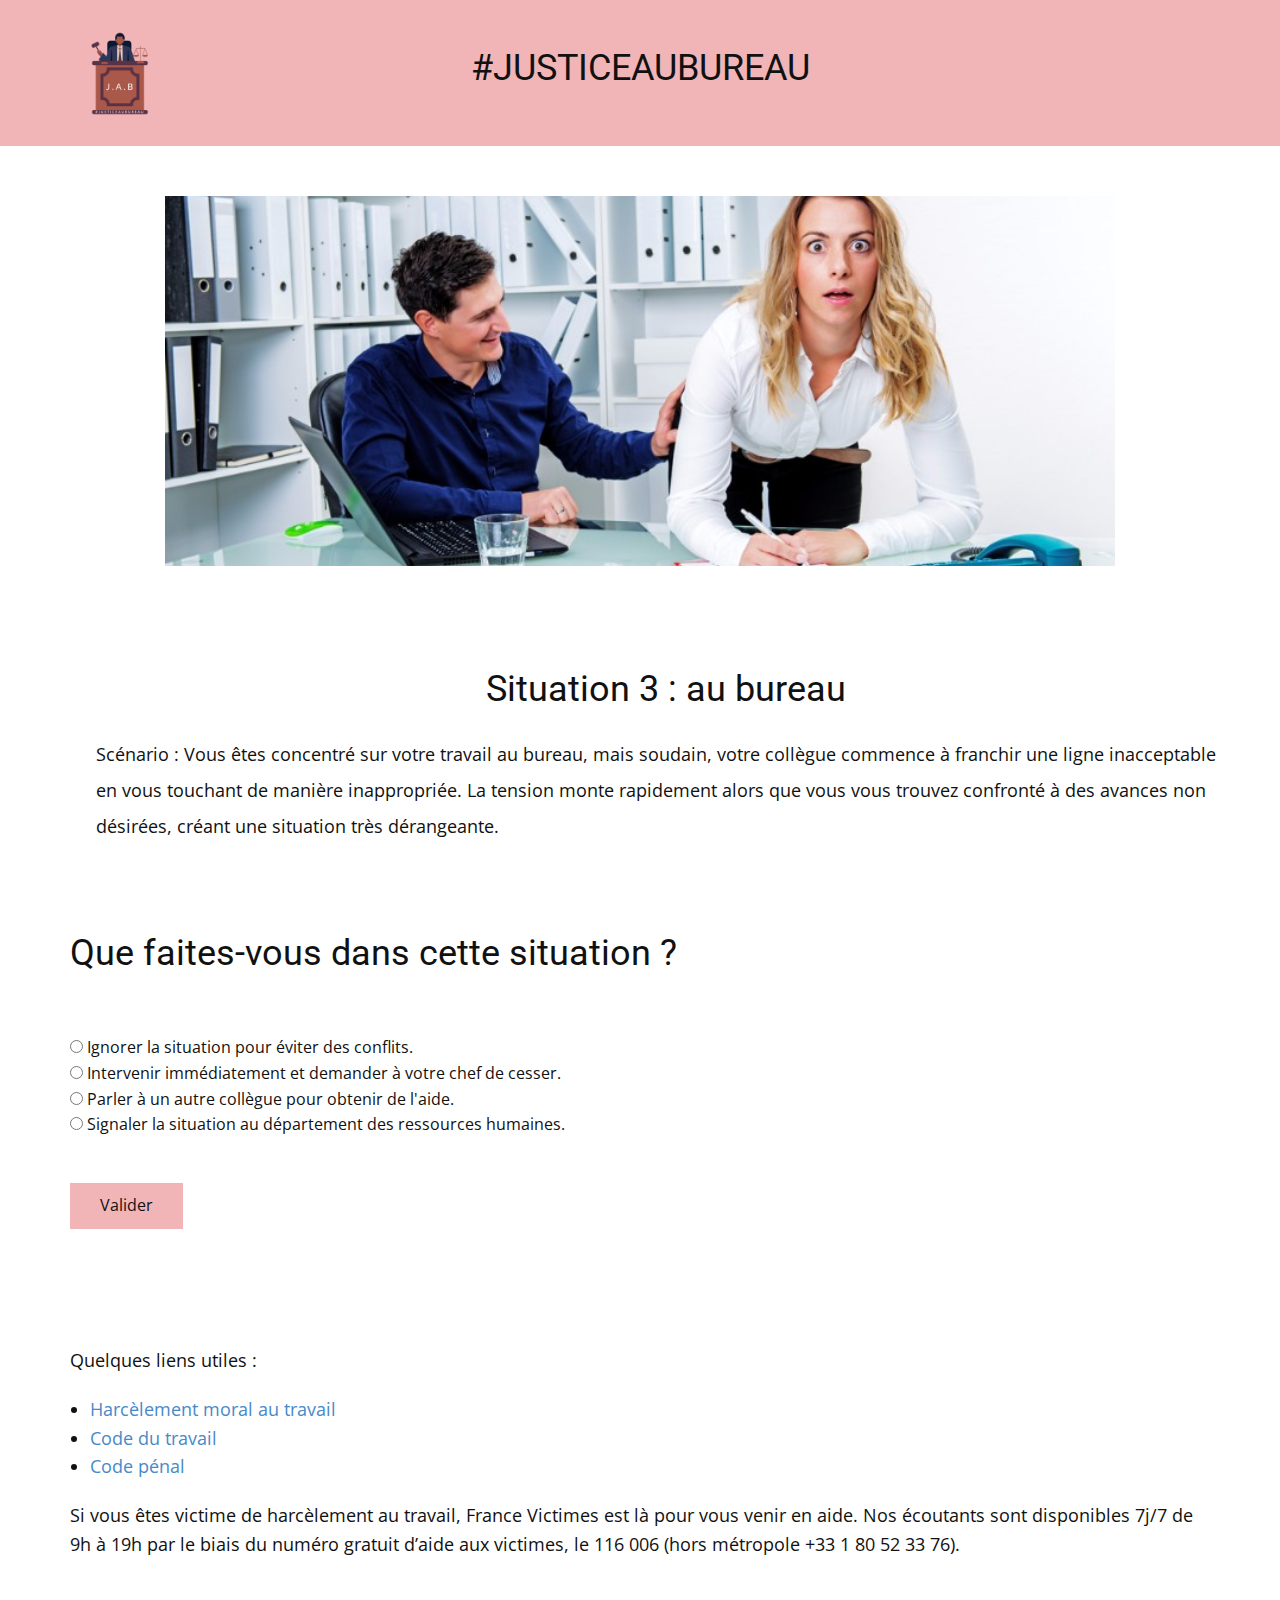
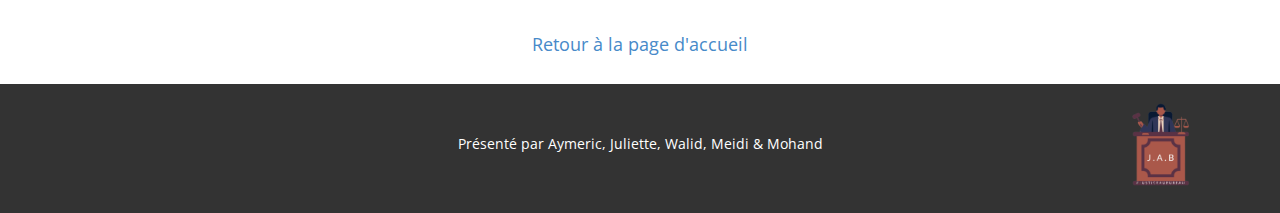
<file: Situation3.1.html>
<!DOCTYPE html>
<html style="font-size: 16px;" lang="fr"><head>
    <meta name="viewport" content="width=device-width, initial-scale=1.0">
    <meta charset="utf-8">
    <title>Situation 3</title>
    <link rel="stylesheet" href="styles.css" media="screen">
    <link rel="stylesheet" href="situations.css" media="screen">
    <link rel="icon" href="images/logo.ico">
    <link id="u-theme-google-font" rel="stylesheet" href="https://fonts.googleapis.com/css?family=Roboto:100,100i,300,300i,400,400i,500,500i,700,700i,900,900i|Open+Sans:300,300i,400,400i,500,500i,600,600i,700,700i,800,800i">

  <body data-path-to-root="./" class="u-body u-xl-mode" data-lang="fr"><header class="u-clearfix u-header u-palette-2-light-2 u-header" id="sec-c173"><div class="u-clearfix u-sheet u-valign-middle u-sheet-1">
        <h3 class="u-headline u-text u-text-default u-text-1">
          <a>#JUSTICEAUBUREAU</a>
        </h3>
        <a href="Accueil.html">
            <img class="u-image u-image-contain u-image-default u-preserve-proportions u-image-1" src="images/logo.ico" alt="" data-image-width="500" data-image-height="500">
        </a>
      </div>
    </header>
    <section class="u-clearfix u-container-align-center u-section-1" id="sec-3100">
      <div class="u-clearfix u-sheet u-sheet-1">
        <img class="u-image u-image-default u-image-1" src="images/8.png" alt="" data-image-width="1000" data-image-height="412">
      </div>
    </section>
    <section class="u-align-left u-clearfix u-section-2" id="sec-eaa6">
      <div class="u-clearfix u-sheet u-sheet-1">
        <div class="fr-box fr-view u-clearfix u-rich-text u-text u-text-1" role="application">
          <div class="fr-wrapper" dir="auto">
            <div class="fr-element fr-view" dir="auto" aria-disabled="false" spellcheck="true">
              <h1 style="text-align: center;">
                <span style="font-size: 2.25rem;">Situation 3 : au bureau</span>
              </h1>
              <p style="text-align: left;">
                <span style="line-height: 2.0;">Scénario : Vous êtes concentré sur votre travail au bureau, mais soudain, votre collègue commence à franchir une ligne inacceptable en vous touchant de manière inappropriée. La tension monte rapidement alors que vous vous trouvez confronté à des avances non désirées, créant une situation très dérangeante.</span>
              </p>
            </div>
          </div>
          <div class="fr-second-toolbar"></div>
        </div>
        <h3 class="u-subtitle u-text u-text-2">Que faites-vous dans cette situation ?</h3>
        <form id="maForme">
            <label>
                <input type="radio" name="action" value="1"> Ignorer la situation pour éviter des conflits.
            </label>
            <br>
            <label>
                <input type="radio" name="action" value="2"> Intervenir immédiatement et demander à votre chef de cesser.
            </label>
            <br>
            <label>
                <input type="radio" name="action" value="3"> Parler à un autre collègue pour obtenir de l'aide.
            </label>
            <br>
            <label>
                <input type="radio" name="action" value="4"> Signaler la situation au département des ressources humaines.
            </label>
            <br>
            <br>
            <input type="button" value="Valider" class="u-border-none u-btn u-button-style u-palette-2-light-2 u-btn-1" onclick="afficherReponse()">
        </form>

        <div id="reponse">
            <!-- La réponse sera affichée ici -->
        </div>
      </div>
    </section>

    <div class="u-clearfix u-sheet u-sheet-1">
        <p>Quelques liens utiles :</p>
        <ul>
            <li><a href="https://www.service-public.fr/particuliers/vosdroits/F2354">Harcèlement moral au travail</a></li>
            <li><a href="https://www.legifrance.gouv.fr/codes/id/LEGISCTA000006177846">Code du travail</a></li>
            <li><a href="https://www.legifrance.gouv.fr/codes/article_lc/LEGIARTI000037289662">Code pénal</a></li>
        </ul>
        <p>Si vous êtes victime de harcèlement au travail, France Victimes est là pour vous venir en aide. Nos écoutants sont disponibles 7j/7 de 9h à 19h par le biais du numéro gratuit d’aide aux victimes, le 116 006 (hors métropole +33 1 80 52 33 76).</p>
    </div>

    <br>
    <br>

    <!-- Bouton de retour à la page d'accueil -->
    <div class="u-clearfix u-sheet u-sheet-1" align="center">
        <a href="Accueil.html">Retour à la page d'accueil</a>
    </div>

    <br>

    <script>
        function afficherReponse() {
            var reponseDiv = document.getElementById("reponse");
            var selectedOption = document.querySelector('input[name="action"]:checked');

            if (!selectedOption) {
                reponseDiv.innerHTML = "Vous n'avez rien sélectionné.";
            } else {
                var action = selectedOption.value;
                switch (action) {
                    case "1":
                        reponseDiv.innerHTML = "<br>\Ignorer la situation peut être tentant, mais il est essentiel de traiter le harcèlement sexuel sérieusement. Ignorer cela pourrait permettre au comportement de continuer. Je vous encourage à envisager de signaler la situation pour garantir un environnement de travail sûr.";
                        reponseDiv.style.color = "orange";
                        break;
                    case "2":
                        reponseDiv.innerHTML = "<br>\Votre réponse est appropriée. Demander à votre chef de cesser immédiatement est une action importante pour mettre fin au harcèlement. Si cela ne résout pas le problème, envisagez de signaler la situation au département des ressources humaines.";
                        reponseDiv.style.color = "green";
                        break;
                    case "3":
                        reponseDiv.innerHTML = "<br>\Parler à un collègue pour obtenir de l'aide émotionnelle peut être utile, mais il est tout aussi important de signaler la situation au département des ressources humaines pour résoudre le problème de manière appropriée.";
                        reponseDiv.style.color = "orange";
                        break;
                    case "4":
                        reponseDiv.innerHTML = "<br>\Votre réponse est la plus appropriée. Signaler la situation au département des ressources humaines est essentiel pour mettre fin au harcèlement sexuel au travail. Cela permettra de protéger vos droits et d'assurer un environnement de travail sûr pour tous les employés.";
                        reponseDiv.style.color = "green";
                        break;
                }
            }
        }
    </script>

    <footer class="u-align-center u-clearfix u-footer u-grey-80 u-footer" id="sec-1141"><div class="u-clearfix u-sheet u-sheet-1">
        <p class="u-small-text u-text u-text-variant u-text-1">Présenté par Aymeric, Juliette, Walid, Meidi &amp; Mohand</p>
        <img class="u-image u-image-contain u-image-default u-preserve-proportions u-image-1" src="images/logo.ico" alt="" data-image-width="500" data-image-height="500">
      </div></footer>

</body></html>
</file>
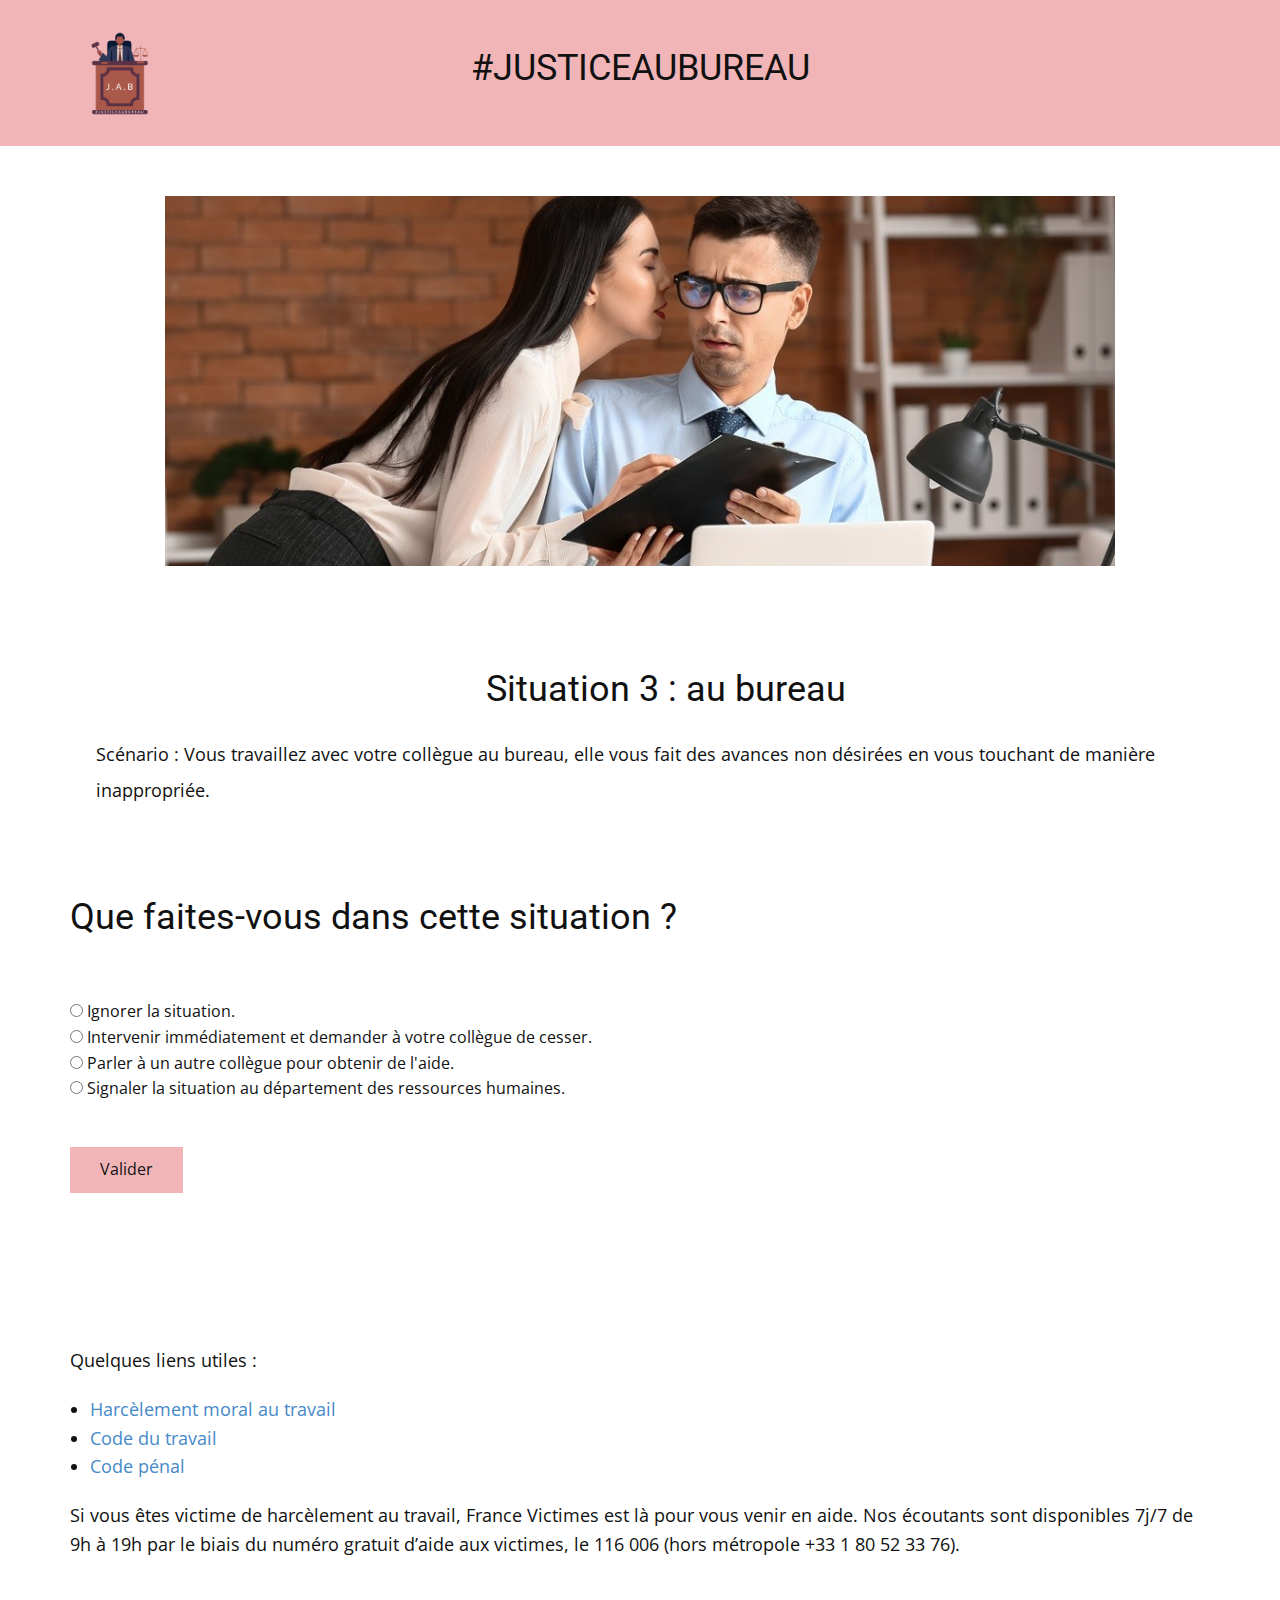
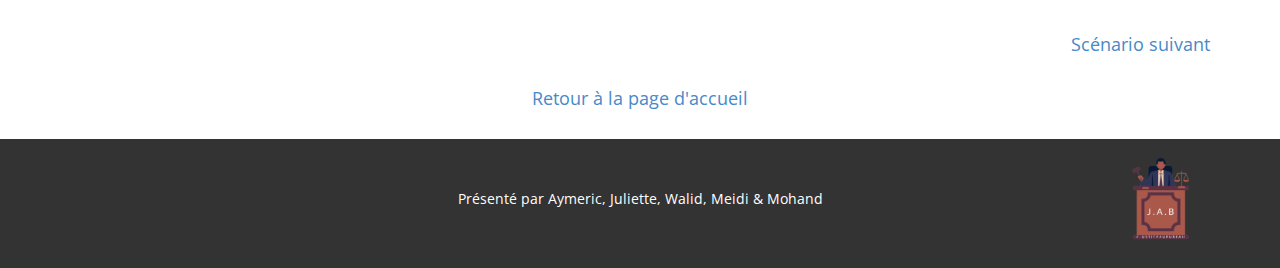
<file: Situation3.html>
<!DOCTYPE html>
<html style="font-size: 16px;" lang="fr"><head>
    <meta name="viewport" content="width=device-width, initial-scale=1.0">
    <meta charset="utf-8">
    <title>Situation 3</title>
    <link rel="stylesheet" href="styles.css" media="screen">
    <link rel="stylesheet" href="situations.css" media="screen">
    <link rel="icon" href="images/logo.ico">
    <link id="u-theme-google-font" rel="stylesheet" href="https://fonts.googleapis.com/css?family=Roboto:100,100i,300,300i,400,400i,500,500i,700,700i,900,900i|Open+Sans:300,300i,400,400i,500,500i,600,600i,700,700i,800,800i">

  <body data-path-to-root="./" class="u-body u-xl-mode" data-lang="fr"><header class="u-clearfix u-header u-palette-2-light-2 u-header" id="sec-c173"><div class="u-clearfix u-sheet u-valign-middle u-sheet-1">
        <h3 class="u-headline u-text u-text-default u-text-1">
          <a>#JUSTICEAUBUREAU</a>
        </h3>
        <a href="Accueil.html">
            <img class="u-image u-image-contain u-image-default u-preserve-proportions u-image-1" src="images/logo.ico" alt="" data-image-width="500" data-image-height="500">
        </a>
      </div>
    </header>
    <section class="u-clearfix u-container-align-center u-section-1" id="sec-3100">
      <div class="u-clearfix u-sheet u-sheet-1">
        <img class="u-image u-image-default u-image-1" src="images/5.png" alt="" data-image-width="1000" data-image-height="412">
      </div>
    </section>
    <section class="u-align-left u-clearfix u-section-2" id="sec-eaa6">
      <div class="u-clearfix u-sheet u-sheet-1">
        <div class="fr-box fr-view u-clearfix u-rich-text u-text u-text-1" role="application">
          <div class="fr-wrapper" dir="auto">
            <div class="fr-element fr-view" dir="auto" aria-disabled="false" spellcheck="true">
              <h1 style="text-align: center;">
                <span style="font-size: 2.25rem;">Situation 3 : au bureau</span>
              </h1>
              <p style="text-align: left;">
                <span style="line-height: 2.0;">Scénario : Vous travaillez avec votre collègue au bureau, elle vous fait des avances non désirées en vous touchant de manière inappropriée.</span>
              </p>
            </div>
          </div>
          <div class="fr-second-toolbar"></div>
        </div>
        <h3 class="u-subtitle u-text u-text-2">Que faites-vous dans cette situation ?</h3>
        <form id="maForme">
            <label>
                <input type="radio" name="action" value="1"> Ignorer la situation.
            </label>
            <br>
            <label>
                <input type="radio" name="action" value="2"> Intervenir immédiatement et demander à votre collègue de cesser.
            </label>
            <br>
            <label>
                <input type="radio" name="action" value="3"> Parler à un autre collègue pour obtenir de l'aide.
            </label>
            <br>
            <label>
                <input type="radio" name="action" value="4"> Signaler la situation au département des ressources humaines.
            </label>
            <br>
            <br>
            <input type="button" value="Valider" class="u-border-none u-btn u-button-style u-palette-2-light-2 u-btn-1" onclick="afficherReponse()">
        </form>

        <div id="reponse">
            <!-- La réponse sera affichée ici -->
        </div>
      </div>
    </section>

    <div class="u-clearfix u-sheet u-sheet-1">
        <p>Quelques liens utiles :</p>
        <ul>
            <li><a href="https://www.service-public.fr/particuliers/vosdroits/F2354">Harcèlement moral au travail</a></li>
            <li><a href="https://www.legifrance.gouv.fr/codes/id/LEGISCTA000006177846">Code du travail</a></li>
            <li><a href="https://www.legifrance.gouv.fr/codes/article_lc/LEGIARTI000037289662">Code pénal</a></li>
        </ul>
        <p>Si vous êtes victime de harcèlement au travail, France Victimes est là pour vous venir en aide. Nos écoutants sont disponibles 7j/7 de 9h à 19h par le biais du numéro gratuit d’aide aux victimes, le 116 006 (hors métropole +33 1 80 52 33 76).</p>
    </div>

    <br>
    <br>

    <!-- Bouton de retour à la page d'accueil -->
    <div class="u-clearfix u-sheet u-sheet-1" align="right">
        <a href="Situation3.1.html">Scénario suivant</a>
    </div>

    <br>
    <!-- Bouton de retour à la page d'accueil -->
    <div class="u-clearfix u-sheet u-sheet-1" align="center">
        <a href="Accueil.html">Retour à la page d'accueil</a>
    </div>

    <br>

    <script>
        function afficherReponse() {
            var reponseDiv = document.getElementById("reponse");
            var selectedOption = document.querySelector('input[name="action"]:checked');

            if (!selectedOption) {
                reponseDiv.innerHTML = "Vous n'avez rien sélectionné.";
            } else {
                var action = selectedOption.value;
                switch (action) {
                    case "1":
                        reponseDiv.innerHTML = "<br>\Ignorer la situation peut être tentant, mais il est essentiel de traiter les avances non désirées de manière appropriée. Ignorer cela pourrait permettre au comportement de continuer. Je vous encourage à envisager d'autres mesures pour garantir un environnement de travail sûr.";
                        reponseDiv.style.color = "orange";
                        break;
                    case "2":
                        reponseDiv.innerHTML = "<br>\Votre réponse est appropriée. Intervenir immédiatement et demander à votre collègue de cesser est une manière efficace de mettre fin au harcèlement sexuel. Il est important d'établir des limites claires.";
                        reponseDiv.style.color = "green";
                        break;
                    case "3":
                        reponseDiv.innerHTML = "<br>\Parler à un autre collègue pour obtenir de l'aide peut être une bonne idée pour avoir du soutien émotionnel, mais il est tout aussi important de mettre fin au harcèlement. Vous devriez également envisager de signaler la situation au département des ressources humaines pour qu'ils puissent prendre des mesures appropriées.";
                        reponseDiv.style.color = "orange";
                        break;
                    case "4":
                        reponseDiv.innerHTML = "<br>\Votre réponse est la plus appropriée. Signaler la situation au département des ressources humaines est essentiel pour mettre fin au harcèlement sexuel en milieu de travail. Cela protégera vos droits et contribuera à créer un environnement de travail sûr pour tous les employés.";
                        reponseDiv.style.color = "green";
                        break;
                }
            }
        }
    </script>

    <footer class="u-align-center u-clearfix u-footer u-grey-80 u-footer" id="sec-1141"><div class="u-clearfix u-sheet u-sheet-1">
        <p class="u-small-text u-text u-text-variant u-text-1">Présenté par Aymeric, Juliette, Walid, Meidi &amp; Mohand</p>
        <img class="u-image u-image-contain u-image-default u-preserve-proportions u-image-1" src="images/logo.ico" alt="" data-image-width="500" data-image-height="500">
      </div></footer>

</body></html>
</file>
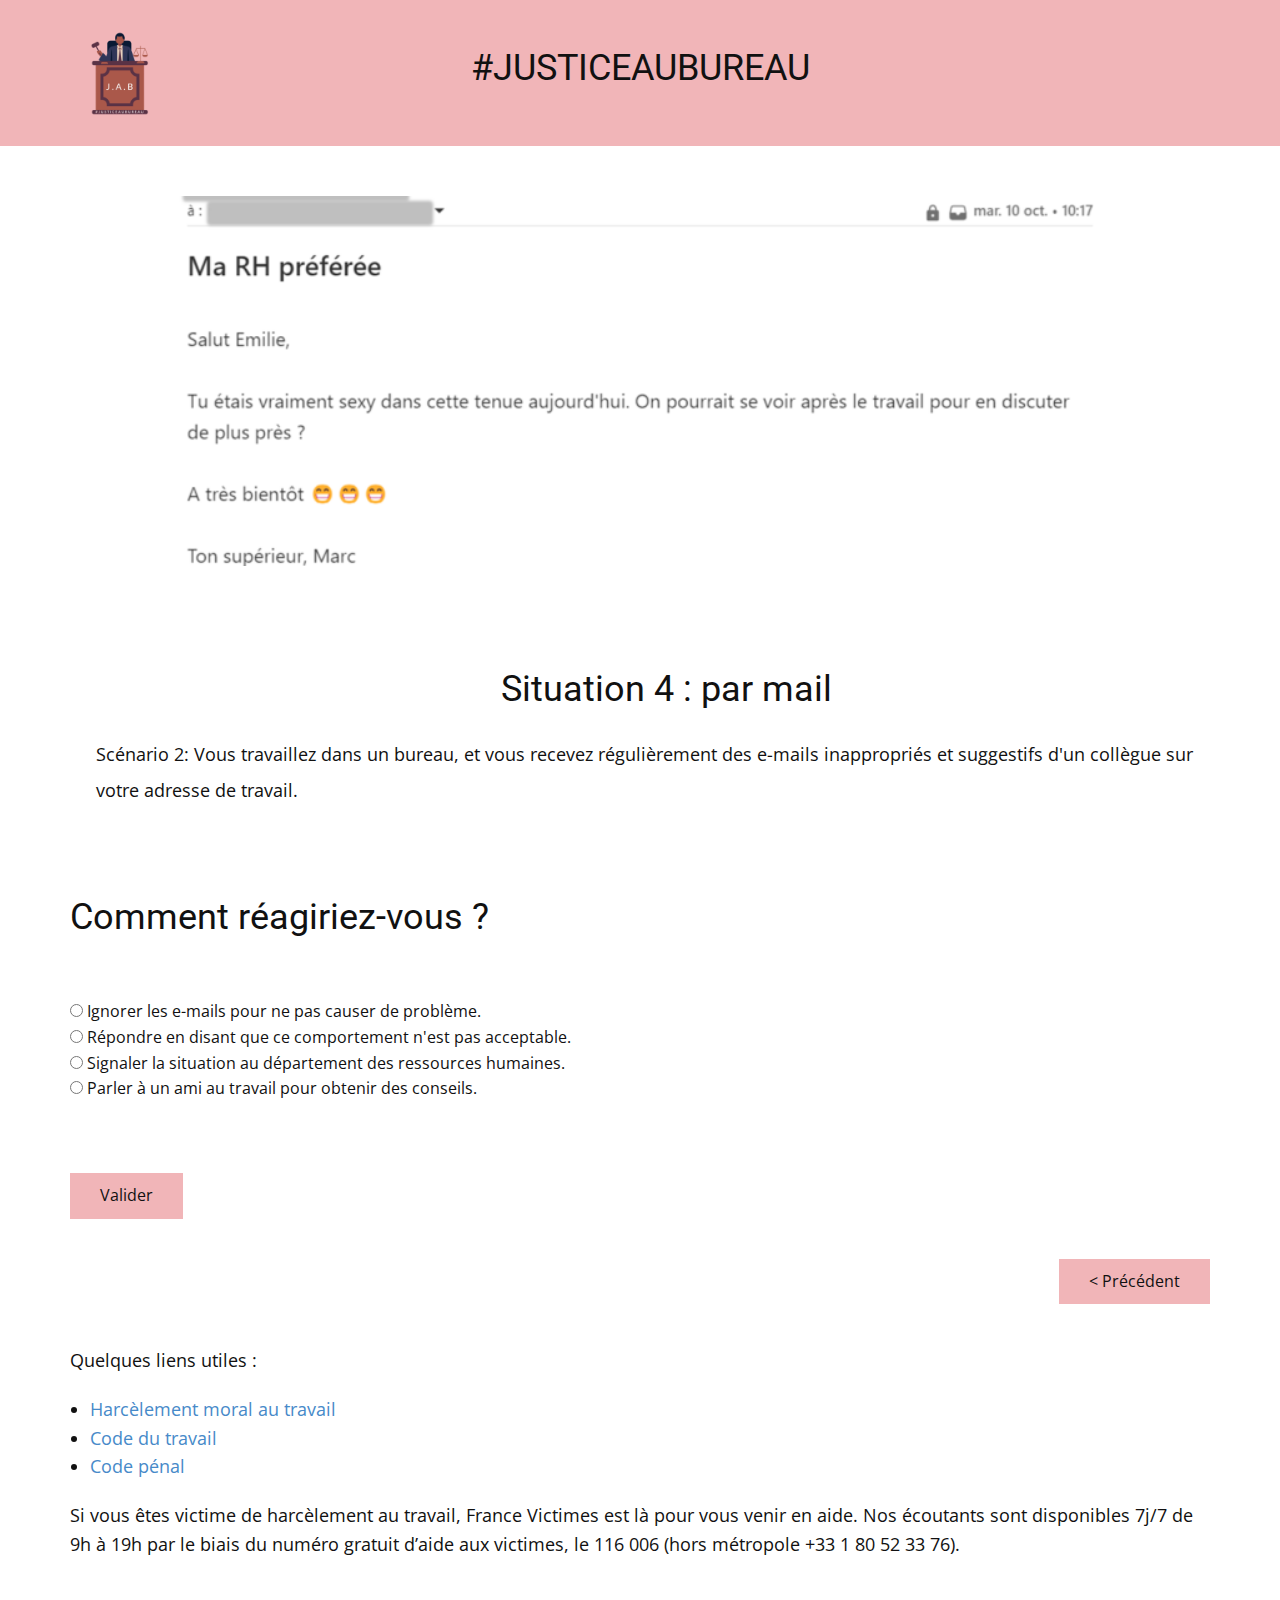
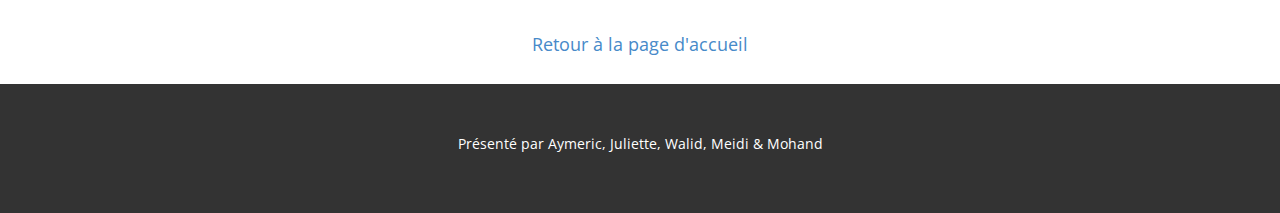
<file: Situation4-1.html>
<!DOCTYPE html>
<html style="font-size: 16px;" lang="fr"><head>
    <meta name="viewport" content="width=device-width, initial-scale=1.0">
    <meta charset="utf-8">
    <title>Situation 4</title>
    <link rel="stylesheet" href="styles.css" media="screen">
    <link rel="stylesheet" href="situations.css" media="screen">
    <link rel="icon" href="images/logo.ico">
    <link id="u-theme-google-font" rel="stylesheet" href="https://fonts.googleapis.com/css?family=Roboto:100,100i,300,300i,400,400i,500,500i,700,700i,900,900i|Open+Sans:300,300i,400,400i,500,500i,600,600i,700,700i,800,800i">

  <body data-path-to-root="./" class="u-body u-xl-mode" data-lang="fr"><header class="u-clearfix u-header u-palette-2-light-2 u-header" id="sec-c173"><div class="u-clearfix u-sheet u-valign-middle u-sheet-1">
        <h3 class="u-headline u-text u-text-default u-text-1">
          <a>#JUSTICEAUBUREAU</a>
        </h3>
        <a href="Accueil.html">
            <img class="u-image u-image-contain u-image-default u-preserve-proportions u-image-1" src="images/logo.ico" alt="" data-image-width="500" data-image-height="500">
        </a>
      </div>
    </header>
      <section class="u-clearfix u-container-align-center u-section-1" id="sec-3100">
        <div class="u-clearfix u-sheet u-sheet-1">
          <img class="u-image u-image-default u-image-1" src="images/mail2.png" alt="" data-image-width="1000" data-image-height="412">
        </div>
      </section>
    <section class="u-align-left u-clearfix u-section-2" id="sec-eaa6">
      <div class="u-clearfix u-sheet u-sheet-1">
        <div class="fr-box fr-view u-clearfix u-rich-text u-text u-text-1" role="application">
          <div class="fr-wrapper" dir="auto">
            <div class="fr-element fr-view" dir="auto" aria-disabled="false" spellcheck="true">
              <h1 style="text-align: center;">
                <span style="font-size: 2.25rem;">Situation 4 : par mail</span>
              </h1>
              <p style="text-align: left;">
                <span style="line-height: 2.0;">Scénario 2: Vous travaillez dans un bureau, et vous recevez régulièrement des e-mails inappropriés et suggestifs d'un collègue sur votre adresse de travail.</span>
              </p>
            </div>
          </div>
          <div class="fr-second-toolbar"></div>
        </div>
        <h3 class="u-subtitle u-text u-text-2">Comment réagiriez-vous ?</h3>
        <form id="maForme">
            <label>
                <input type="radio" name="action" value="1"> Ignorer les e-mails pour ne pas causer de problème.
            </label>
            <br>
            <label>
                <input type="radio" name="action" value="2">  Répondre en disant que ce comportement n'est pas acceptable.
            </label>
            <br>
            <label>
              <input type="radio" name="action" value="3"> Signaler la situation au département des ressources humaines.
          </label>
            <br>
            <label>
                <input type="radio" name="action" value="4"> Parler à un ami au travail pour obtenir des conseils.
            </label>
            <br>

            <br>
            <br>
            <input type="button" value="Valider" class="u-border-none u-btn u-button-style u-palette-2-light-2 u-btn-1" onclick="afficherReponse()">

            <a href="Situation4.html" class="u-border-none u-btn u-button-style u-palette-2-light-2 u-btn-1" style="float: right;"> < Précédent </a>           </form>

        <div id="reponse">
            <!-- La réponse sera affichée ici -->
        </div>
      </div>
    </section>
    <div class="u-clearfix u-sheet u-sheet-1">
        <p>Quelques liens utiles :</p>
        <ul>
            <li><a href="https://www.service-public.fr/particuliers/vosdroits/F2354">Harcèlement moral au travail</a></li>
            <li><a href="https://www.legifrance.gouv.fr/codes/id/LEGISCTA000006177846">Code du travail</a></li>
            <li><a href="https://www.legifrance.gouv.fr/codes/article_lc/LEGIARTI000037289662">Code pénal</a></li>
        </ul>
        <p>Si vous êtes victime de harcèlement au travail, France Victimes est là pour vous venir en aide. Nos écoutants sont disponibles 7j/7 de 9h à 19h par le biais du numéro gratuit d’aide aux victimes, le 116 006 (hors métropole +33 1 80 52 33 76).</p>
    </div>

    <br>
    <br>


    <!-- Bouton de retour à la page d'accueil -->
    <div class="u-clearfix u-sheet u-sheet-1" align="center">
        <a href="Accueil.html">Retour à la page d'accueil</a>
    </div>

    <br>
    <script>
        function afficherReponse() {
            var reponseDiv = document.getElementById("reponse");
            var selectedOption = document.querySelector('input[name="action"]:checked');

            if (!selectedOption) {
                reponseDiv.innerHTML = "Vous n'avez rien sélectionné.";
                reponseDiv.style.color = "red";
            } else {
                var action = selectedOption.value;
                switch (action) {
                    case "1":
                        reponseDiv.innerHTML = "<br>\Je comprends que cela puisse être tentant, mais il est essentiel de traiter le harcèlement sexuel sérieusement. Ignorer les e-mails pourrait permettre au comportement de continuer. Je vous encourage à envisager de signaler la situation pour garantir un environnement de travail sûr.";
                        reponseDiv.style.color = "red";
                        break;
                    case "2":
                        reponseDiv.innerHTML = "<br>\Votre réponse est appropriée. Dire clairement que le comportement n'est pas acceptable peut aider à établir des limites claires. Si cela ne résout pas le problème, envisagez de signaler la situation au département des ressources humaines.";
                        reponseDiv.style.color = "green";
                        break;
                    case "3":
                        reponseDiv.innerHTML = "<br>\Votre réponse est la plus appropriée. Signaler la situation au département des ressources humaines est essentiel pour mettre fin au harcèlement sexuel au travail. Cela permettra de protéger vos droits et d'assurer un environnement de travail sûr pour tous les employés.";
                        reponseDiv.style.color = "green";
                        break;
                    case "4":
                        reponseDiv.innerHTML = "<br>\Parler à un ami pour obtenir des conseils peut être utile pour vous soutenir émotionnellement. Cependant, il est tout aussi important de signaler la situation au département des ressources humaines pour résoudre le problème de manière appropriée.";
                        reponseDiv.style.color = "orange";
                        break;

                }
            }
        }
    </script>

    <footer class="u-align-center u-clearfix u-footer u-grey-80 u-footer" id="sec-1141"><div class="u-clearfix u-sheet u-sheet-1">
        <p class="u-small-text u-text u-text-variant u-text-1">Présenté par Aymeric, Juliette, Walid, Meidi &amp; Mohand</p>
      </div></footer>

</body></html>
</file>
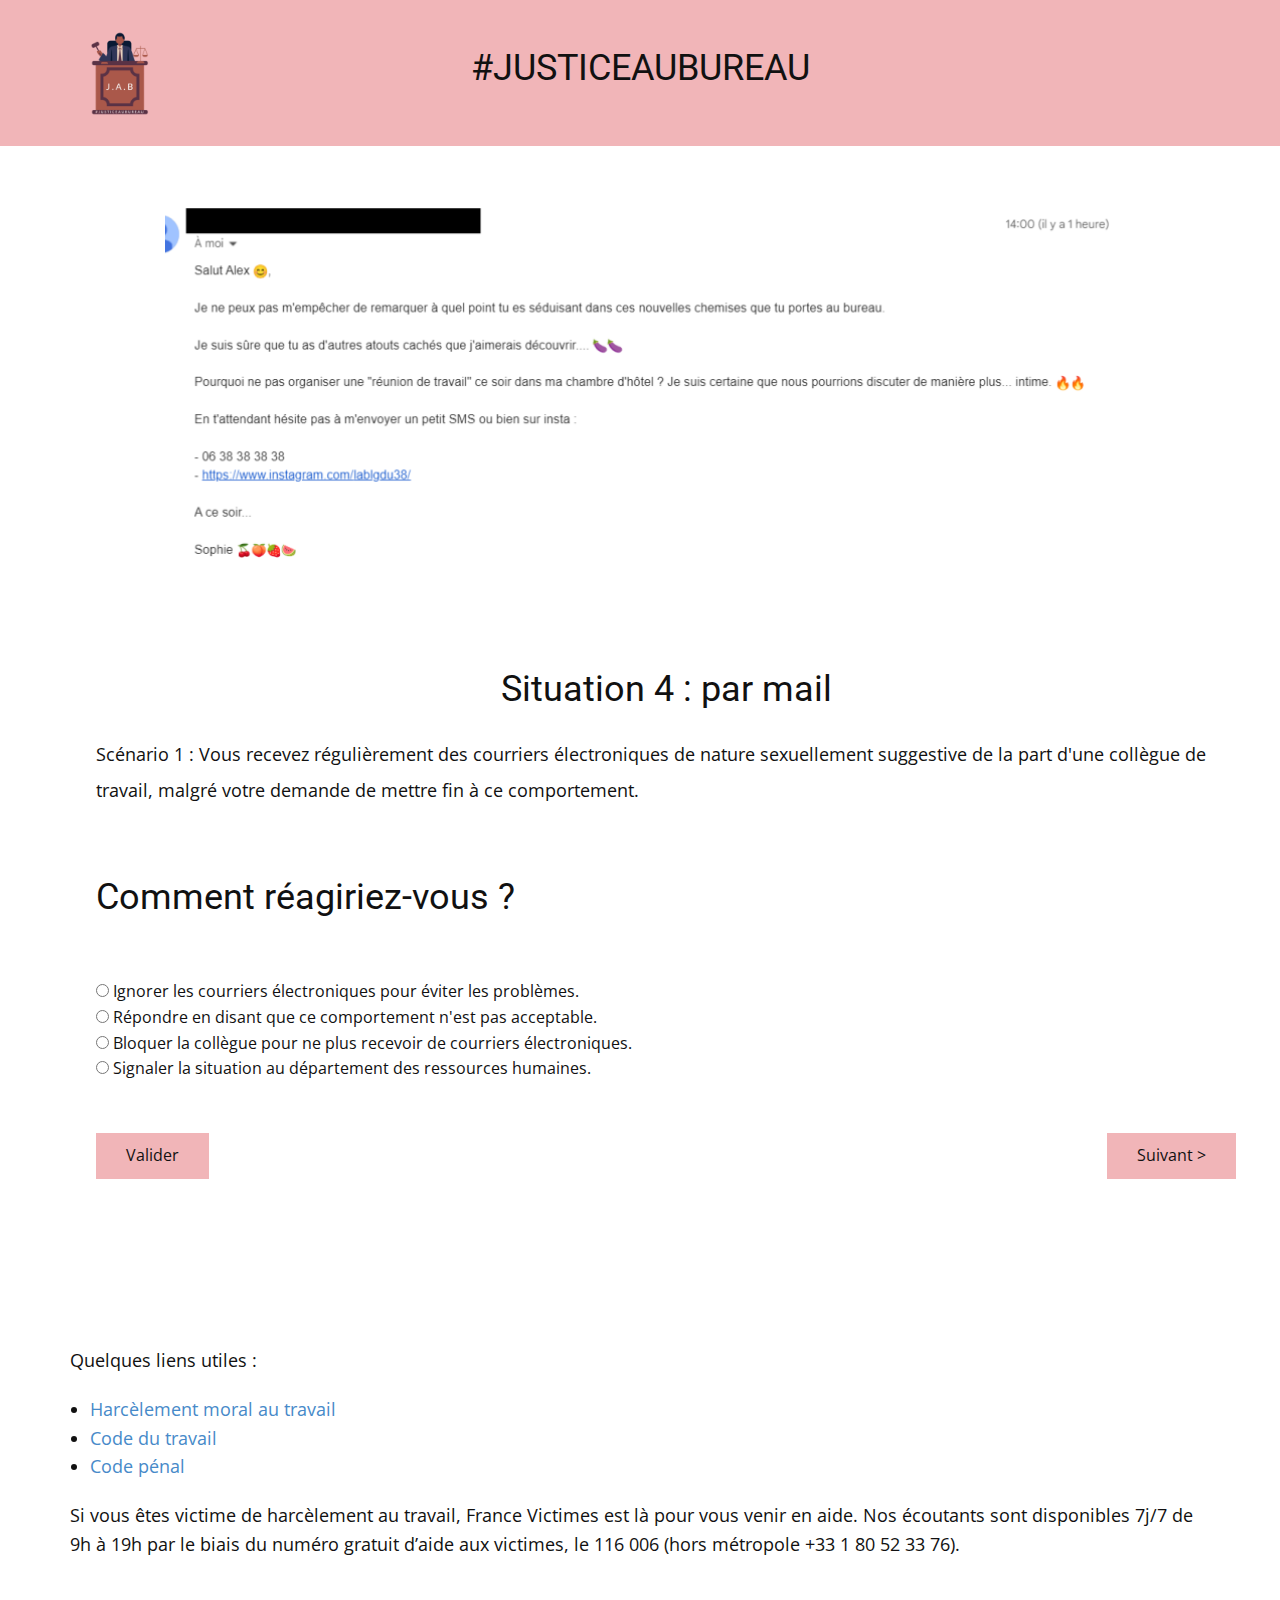
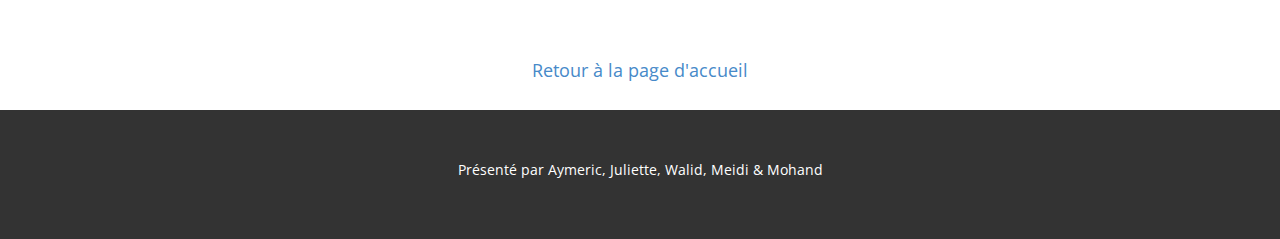
<file: Situation4.html>
<!DOCTYPE html>
<html style="font-size: 16px;" lang="fr"><head>
    <meta name="viewport" content="width=device-width, initial-scale=1.0">
    <meta charset="utf-8">
    <title>Situation 4</title>
    <link rel="stylesheet" href="styles.css" media="screen">
    <link rel="stylesheet" href="situations.css" media="screen">
    <link rel="icon" href="images/logo.ico">
    <link id="u-theme-google-font" rel="stylesheet" href="https://fonts.googleapis.com/css?family=Roboto:100,100i,300,300i,400,400i,500,500i,700,700i,900,900i|Open+Sans:300,300i,400,400i,500,500i,600,600i,700,700i,800,800i">

  <body data-path-to-root="./" class="u-body u-xl-mode" data-lang="fr"><header class="u-clearfix u-header u-palette-2-light-2 u-header" id="sec-c173"><div class="u-clearfix u-sheet u-valign-middle u-sheet-1">
        <h3 class="u-headline u-text u-text-default u-text-1">
          <a>#JUSTICEAUBUREAU</a>
        </h3>
        <a href="Accueil.html">
            <img class="u-image u-image-contain u-image-default u-preserve-proportions u-image-1" src="images/logo.ico" alt="" data-image-width="500" data-image-height="500">
        </a>
      </div>
    </header>
      <section class="u-clearfix u-container-align-center u-section-1" id="sec-3100">
        <div class="u-clearfix u-sheet u-sheet-1">
          <img class="u-image u-image-default u-image-1" src="images/mail1.png" alt="" data-image-width="1000" data-image-height="412">
        </div>
      </section>
    <section class="u-align-left u-clearfix u-section-2" id="sec-eaa6">
      <div class="u-clearfix u-sheet u-sheet-1">
        <div class="fr-box fr-view u-clearfix u-rich-text u-text u-text-1" role="application">
          <div class="fr-wrapper" dir="auto">
            <div class="fr-element fr-view" dir="auto" aria-disabled="false" spellcheck="true">
              <h1 style="text-align: center;">
                <span style="font-size: 2.25rem;">Situation 4 : par mail</span>
              </h1>
              <p style="text-align: left;">
                <span style="line-height: 2.0;">Scénario 1 : Vous recevez régulièrement des courriers électroniques de nature sexuellement suggestive de la part d'une collègue de travail, malgré votre demande de mettre fin à ce comportement.</span>
              </p>

          </div>
          <div class="fr-second-toolbar"></div>
        </div>
        <div id="question-container">
        <div class="question active">
            <h3 class="u-subtitle u-text u-text-2">Comment réagiriez-vous ?</h3>
        <form id="maForme">
            <label>
                <input type="radio" name="action" value="1"> Ignorer les courriers électroniques pour éviter les problèmes.
            </label>
            <br>
            <label>
                <input type="radio" name="action" value="2"> Répondre en disant que ce comportement n'est pas acceptable.
            </label>
            <br>
            <label>
              <input type="radio" name="action" value="3"> Bloquer la collègue pour ne plus recevoir de courriers électroniques.
          </label>
            <br>
            <label>
                <input type="radio" name="action" value="4"> Signaler la situation au département des ressources humaines.
            </label>
            <br>

            <br>
            <br>
            <input type="button" value="Valider" class="u-border-none u-btn u-button-style u-palette-2-light-2 u-btn-1" onclick="afficherReponse2()">
            <!-- Le pop-up -->
            <a href="Situation4-1.html" class="u-border-none u-btn u-button-style u-palette-2-light-2 u-btn-1" style="float: right;">Suivant ></a>
        </form>
        </div>


        <!--
        <div class="question">
            <h3 class="u-subtitle u-text u-text-2">Comment réagiriez-vous ?</h3>
        <form id="maForme">
            <label>
                <input type="radio" name="action" value="1"> 1---Ignorer les e-mails pour ne pas causer de problème.
            </label>
            <br>
            <label>
                <input type="radio" name="action" value="2">  Répondre en disant que ce comportement n'est pas acceptable.
            </label>
            <br>
            <label>
              <input type="radio" name="action" value="3"> Signaler la situation au département des ressources humaines.
          </label>
            <br>
            <label>
                <input type="radio" name="action" value="4"> Parler à un ami au travail pour obtenir des conseils.
            </label>
            <br>

            <br>
            <br>
            <input type="button" value="Valider" onclick="afficherReponse1()">
        </form>
        </div>
        -->
      </div>
        <div id="reponse">
            <!-- La réponse sera affichée ici -->
        </div>
      </div>
    </section>
    <div class="u-clearfix u-sheet u-sheet-1">
      <p>Quelques liens utiles :</p>
      <ul>
          <li><a href="https://www.service-public.fr/particuliers/vosdroits/F2354">Harcèlement moral au travail</a></li>
          <li><a href="https://www.legifrance.gouv.fr/codes/id/LEGISCTA000006177846">Code du travail</a></li>
          <li><a href="https://www.legifrance.gouv.fr/codes/article_lc/LEGIARTI000037289662">Code pénal</a></li>
      </ul>
      <p>Si vous êtes victime de harcèlement au travail, France Victimes est là pour vous venir en aide. Nos écoutants sont disponibles 7j/7 de 9h à 19h par le biais du numéro gratuit d’aide aux victimes, le 116 006 (hors métropole +33 1 80 52 33 76).</p>
  </div>

  <br>
  <br>



  <br>
  <!-- Bouton de retour à la page d'accueil -->
  <div class="u-clearfix u-sheet u-sheet-1" align="center">
      <a href="Accueil.html">Retour à la page d'accueil</a>
  </div>

  <br>
    <script>
        function afficherReponse2() {
            var reponseDiv = document.getElementById("reponse");
            var selectedOption = document.querySelector('input[name="action"]:checked');

            if (!selectedOption) {
                reponseDiv.innerHTML = "Vous n'avez rien sélectionné.";
                reponseDiv.style.color = "red";
            } else {
                var action = selectedOption.value;
                switch (action) {
                    case "1":
                        reponseDiv.innerHTML = "<br>\Il est essentiel de faire face au harcèlement. Ignorer les courriers électroniques peut ne pas résoudre le problème à long terme. Si vous vous sentez harcelé, il est important d'en parler pour mettre fin à cette situation.";
                        reponseDiv.style.color = "red";
                        break;
                    case "2":
                        reponseDiv.innerHTML = "<br>\C'est une étape positive. Il est important de communiquer à la personne que son comportement est inacceptable. Si le harcèlement persiste, envisagez de signaler la situation.";
                        reponseDiv.style.color = "green";
                        break;
                    case "3":
                        reponseDiv.innerHTML = "<br>\Bloquer la collègue pour ne plus recevoir de courriers électroniques :Bloquer la personne peut être une mesure temporaire, mais il est également recommandé de signaler la situation au département des ressources humaines pour que des mesures appropriées soient prises.";
                        reponseDiv.style.color = "red";
                        break;
                    case "4":
                        reponseDiv.innerHTML = "<br>\Excellent choix. Signaler le harcèlement au département des ressources humaines est une étape importante pour mettre fin à cette situation. Ils prendront des mesures pour enquêter et traiter le problème de manière appropriée.";
                        reponseDiv.style.color = "green";
                        break;

                }
            }
        }
        // JavaScript pour afficher et fermer le pop-up
        document.getElementById("afficherPopup").addEventListener("click", function() {
        document.getElementById("popup").style.display = "block";
});

document.getElementById("fermerPopup").addEventListener("click", function() {
    document.getElementById("popup").style.display = "none";
});

    </script>

    <footer class="u-align-center u-clearfix u-footer u-grey-80 u-footer" id="sec-1141"><div class="u-clearfix u-sheet u-sheet-1">
        <p class="u-small-text u-text u-text-variant u-text-1">Présenté par Aymeric, Juliette, Walid, Meidi &amp; Mohand</p>
      </div></footer>

</body></html>
</file>
